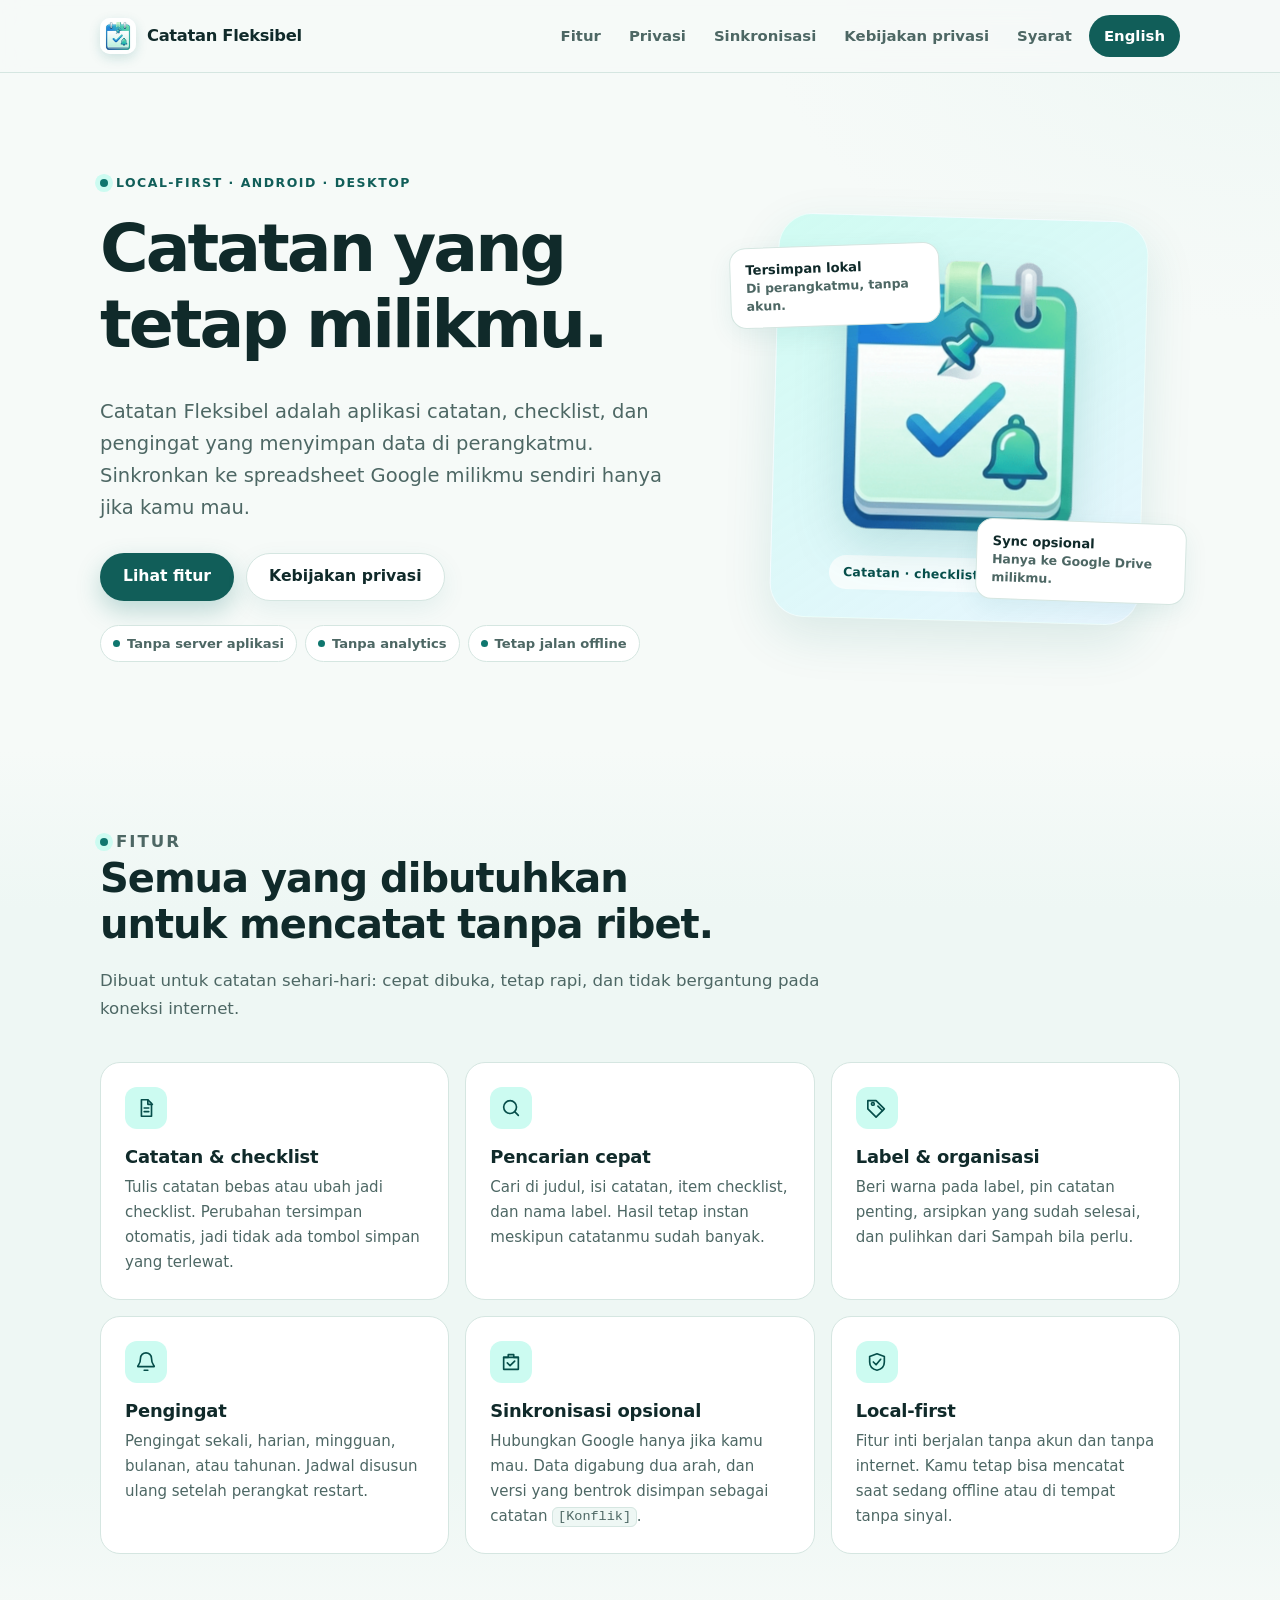
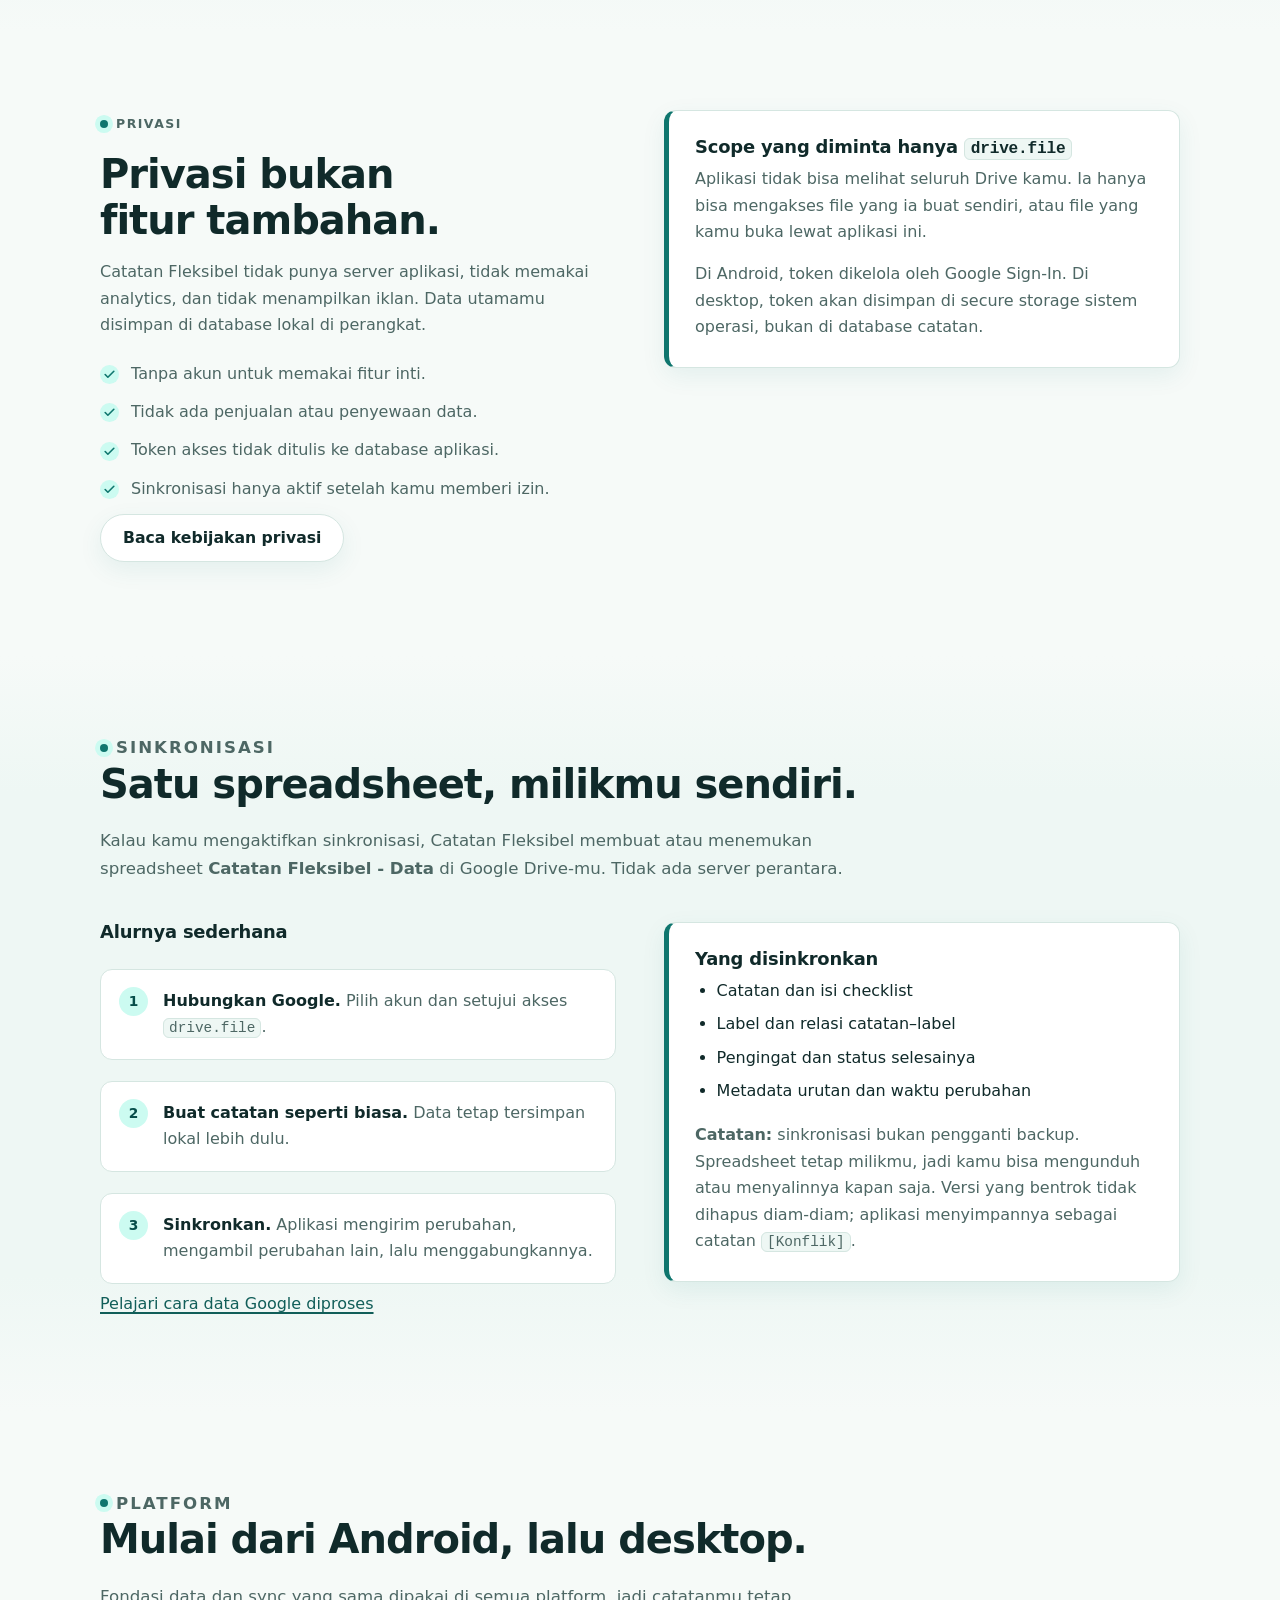
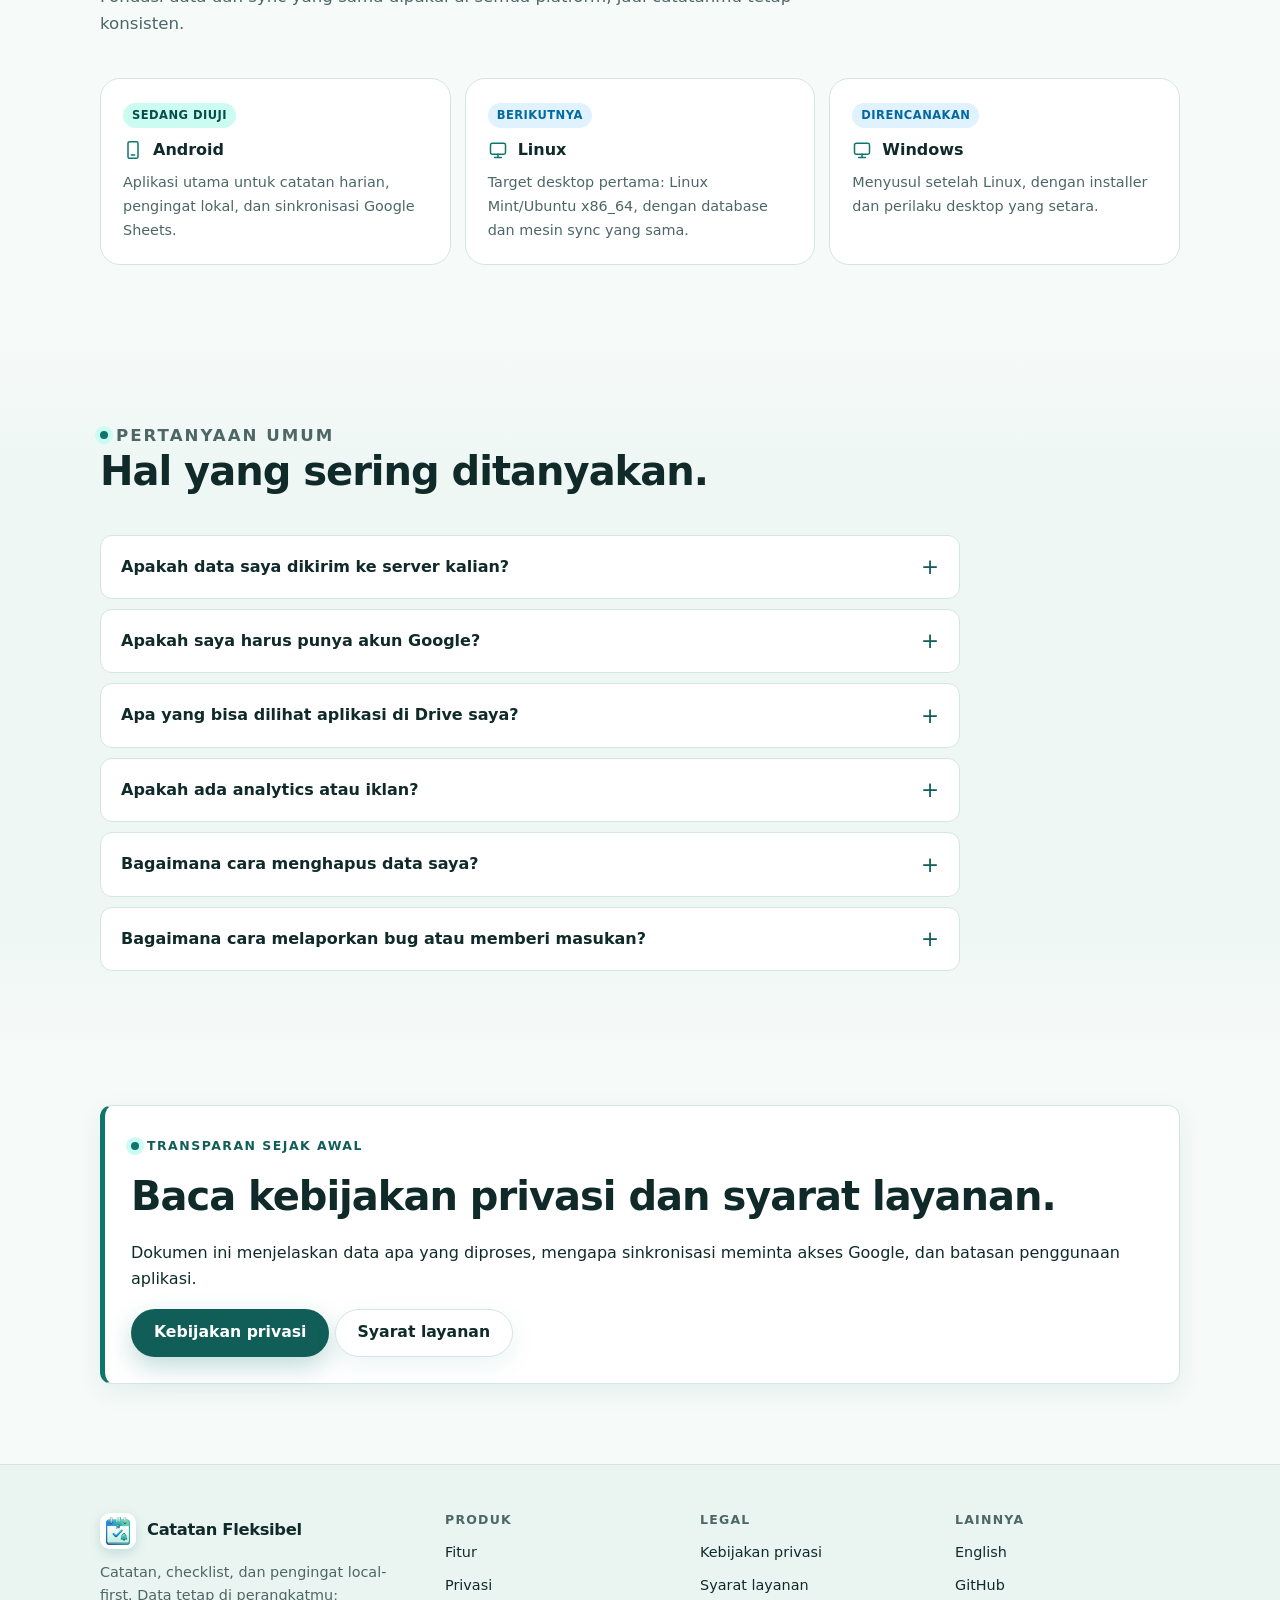
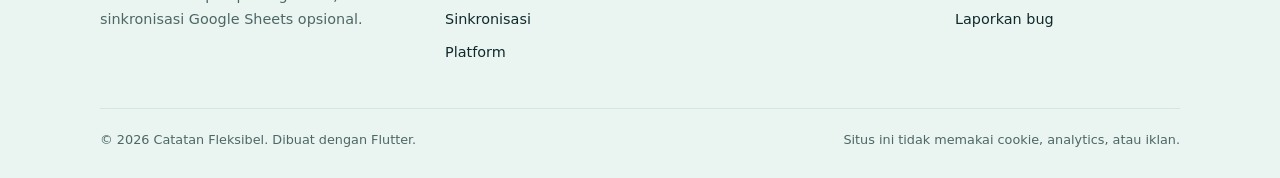
<file: index.html>
<!doctype html>
<html lang="id">
<head>
  <meta charset="utf-8">
  <meta name="viewport" content="width=device-width, initial-scale=1">
  <title>Catatan Fleksibel — Catatan &amp; pengingat local-first</title>
  <meta name="description" content="Catatan Fleksibel adalah aplikasi catatan, checklist, dan pengingat local-first. Data tetap di perangkatmu; sinkronisasi Google Sheets opsional dengan izin drive.file.">
  <link rel="canonical" href="https://rowzend.github.io/">
  <link rel="alternate" hreflang="id" href="https://rowzend.github.io/">
  <link rel="alternate" hreflang="en" href="https://rowzend.github.io/en/">
  <link rel="alternate" hreflang="x-default" href="https://rowzend.github.io/">
  <meta property="og:type" content="website">
  <meta property="og:site_name" content="Catatan Fleksibel">
  <meta property="og:title" content="Catatan Fleksibel — Catatan yang tetap milikmu">
  <meta property="og:description" content="Catatan, checklist, dan pengingat local-first. Sinkronisasi Google Sheets opsional hanya ke Drive milikmu sendiri.">
  <meta property="og:url" content="https://rowzend.github.io/">
  <meta property="og:image" content="https://rowzend.github.io/assets/og-image.png">
  <meta property="og:image:width" content="1200">
  <meta property="og:image:height" content="630">
  <meta property="og:locale" content="id_ID">
  <meta property="og:locale:alternate" content="en_US">
  <meta name="twitter:card" content="summary_large_image">
  <meta name="twitter:title" content="Catatan Fleksibel — Catatan yang tetap milikmu">
  <meta name="twitter:description" content="Catatan, checklist, dan pengingat local-first dengan sinkronisasi Google Sheets opsional.">
  <meta name="twitter:image" content="https://rowzend.github.io/assets/og-image.png">
  <meta name="theme-color" content="#0f766e" media="(prefers-color-scheme: light)">
  <meta name="theme-color" content="#081917" media="(prefers-color-scheme: dark)">
  <link rel="icon" href="/assets/favicon.png" type="image/png">
  <link rel="apple-touch-icon" href="/assets/apple-touch-icon.png">
  <link rel="stylesheet" href="/assets/style.css">
  <!-- Verifikasi Google Search Console -->
  <meta name="google-site-verification" content="pjV7CB26lQLoo-KLOUAb6l-WerjsDPLhxom8Rwg5xl4" />
</head>
<body>
  <a class="skip-link" href="#main">Lewati ke konten</a>

  <header class="site-header">
    <div class="wrap header-inner">
      <a class="brand" href="/" aria-label="Catatan Fleksibel — beranda">
        <img src="/assets/favicon.png" alt="" width="36" height="36">
        <span>Catatan Fleksibel</span>
      </a>
      <nav class="site-nav" aria-label="Navigasi utama">
        <a href="/#fitur">Fitur</a>
        <a href="/#privasi">Privasi</a>
        <a href="/#sinkronisasi">Sinkronisasi</a>
        <a href="/privacy/">Kebijakan privasi</a>
        <a href="/terms/">Syarat</a>
        <a class="nav-cta" href="/en/" lang="en" hreflang="en">English</a>
      </nav>
    </div>
  </header>

  <main id="main">
    <section class="hero wrap" aria-labelledby="hero-title">
      <div>
        <p class="eyebrow">Local-first · Android · Desktop</p>
        <h1 id="hero-title">Catatan yang tetap milikmu.</h1>
        <p class="lede">Catatan Fleksibel adalah aplikasi catatan, checklist, dan pengingat yang menyimpan data di perangkatmu. Sinkronkan ke spreadsheet Google milikmu sendiri hanya jika kamu mau.</p>
        <div class="actions">
          <a class="button button-primary" href="#fitur">Lihat fitur</a>
          <a class="button button-secondary" href="/privacy/">Kebijakan privasi</a>
        </div>
        <ul class="pill-row" aria-label="Prinsip aplikasi">
          <li class="pill">Tanpa server aplikasi</li>
          <li class="pill">Tanpa analytics</li>
          <li class="pill">Tetap jalan offline</li>
        </ul>
      </div>
      <div class="hero-art">
        <div class="logo-card">
          <img src="/assets/app-logo.png" width="250" height="288" alt="Logo Catatan Fleksibel: kalender dengan centang dan lonceng pengingat">
          <p class="logo-card-caption">Catatan · checklist · pengingat</p>
        </div>
        <div class="float-note float-note-a">
          <strong>Tersimpan lokal</strong>
          Di perangkatmu, tanpa akun.
        </div>
        <div class="float-note float-note-b">
          <strong>Sync opsional</strong>
          Hanya ke Google Drive milikmu.
        </div>
      </div>
    </section>

    <section class="section section-alt" id="fitur" aria-labelledby="fitur-title">
      <div class="wrap">
        <div class="section-head">
          <p class="eyebrow">Fitur</p>
          <h2 id="fitur-title">Semua yang dibutuhkan untuk mencatat tanpa ribet.</h2>
          <p>Dibuat untuk catatan sehari-hari: cepat dibuka, tetap rapi, dan tidak bergantung pada koneksi internet.</p>
        </div>
        <div class="feature-grid">
          <article class="feature">
            <div class="icon-badge" aria-hidden="true">
              <svg viewBox="0 0 24 24"><path d="M7 3h7l4 4v14H7z"/><path d="M14 3v5h5"/><path d="M10 12h5M10 16h5"/></svg>
            </div>
            <h3>Catatan &amp; checklist</h3>
            <p>Tulis catatan bebas atau ubah jadi checklist. Perubahan tersimpan otomatis, jadi tidak ada tombol simpan yang terlewat.</p>
          </article>
          <article class="feature">
            <div class="icon-badge" aria-hidden="true">
              <svg viewBox="0 0 24 24"><circle cx="11" cy="11" r="7"/><path d="m20 20-4-4"/></svg>
            </div>
            <h3>Pencarian cepat</h3>
            <p>Cari di judul, isi catatan, item checklist, dan nama label. Hasil tetap instan meskipun catatanmu sudah banyak.</p>
          </article>
          <article class="feature">
            <div class="icon-badge" aria-hidden="true">
              <svg viewBox="0 0 24 24"><path d="M20 13 11 22l-9-9V4h9z"/><circle cx="7.5" cy="7.5" r="1.5"/><path d="m13 10 5 5"/></svg>
            </div>
            <h3>Label &amp; organisasi</h3>
            <p>Beri warna pada label, pin catatan penting, arsipkan yang sudah selesai, dan pulihkan dari Sampah bila perlu.</p>
          </article>
          <article class="feature">
            <div class="icon-badge" aria-hidden="true">
              <svg viewBox="0 0 24 24"><path d="M18 8a6 6 0 0 0-12 0c0 7-3 7-3 9h18c0-2-3-2-3-9"/><path d="M10 21h4"/></svg>
            </div>
            <h3>Pengingat</h3>
            <p>Pengingat sekali, harian, mingguan, bulanan, atau tahunan. Jadwal disusun ulang setelah perangkat restart.</p>
          </article>
          <article class="feature">
            <div class="icon-badge" aria-hidden="true">
              <svg viewBox="0 0 24 24"><path d="M20 7h-5V4H9v3H4"/><path d="M4 7h16v13H4z"/><path d="m8 13 3 3 5-5"/></svg>
            </div>
            <h3>Sinkronisasi opsional</h3>
            <p>Hubungkan Google hanya jika kamu mau. Data digabung dua arah, dan versi yang bentrok disimpan sebagai catatan <code>[Konflik]</code>.</p>
          </article>
          <article class="feature">
            <div class="icon-badge" aria-hidden="true">
              <svg viewBox="0 0 24 24"><path d="M12 3 4 6v6c0 5 3.5 8 8 9 4.5-1 8-4 8-9V6z"/><path d="m8 12 3 3 5-6"/></svg>
            </div>
            <h3>Local-first</h3>
            <p>Fitur inti berjalan tanpa akun dan tanpa internet. Kamu tetap bisa mencatat saat sedang offline atau di tempat tanpa sinyal.</p>
          </article>
        </div>
      </div>
    </section>

    <section class="section" id="privasi" aria-labelledby="privasi-title">
      <div class="wrap split">
        <div>
          <p class="eyebrow">Privasi</p>
          <h2 id="privasi-title">Privasi bukan fitur tambahan.</h2>
          <p>Catatan Fleksibel tidak punya server aplikasi, tidak memakai analytics, dan tidak menampilkan iklan. Data utamamu disimpan di database lokal di perangkat.</p>
          <ul class="check-list">
            <li>Tanpa akun untuk memakai fitur inti.</li>
            <li>Tidak ada penjualan atau penyewaan data.</li>
            <li>Token akses tidak ditulis ke database aplikasi.</li>
            <li>Sinkronisasi hanya aktif setelah kamu memberi izin.</li>
          </ul>
          <p><a class="button button-secondary" href="/privacy/">Baca kebijakan privasi</a></p>
        </div>
        <aside class="callout">
          <h3>Scope yang diminta hanya <code>drive.file</code></h3>
          <p>Aplikasi tidak bisa melihat seluruh Drive kamu. Ia hanya bisa mengakses file yang ia buat sendiri, atau file yang kamu buka lewat aplikasi ini.</p>
          <p>Di Android, token dikelola oleh Google Sign-In. Di desktop, token akan disimpan di secure storage sistem operasi, bukan di database catatan.</p>
        </aside>
      </div>
    </section>

    <section class="section section-alt" id="sinkronisasi" aria-labelledby="sinkronisasi-title">
      <div class="wrap">
        <div class="section-head">
          <p class="eyebrow">Sinkronisasi</p>
          <h2 id="sinkronisasi-title">Satu spreadsheet, milikmu sendiri.</h2>
          <p>Kalau kamu mengaktifkan sinkronisasi, Catatan Fleksibel membuat atau menemukan spreadsheet <strong>Catatan Fleksibel - Data</strong> di Google Drive-mu. Tidak ada server perantara.</p>
        </div>
        <div class="split">
          <div>
            <h3>Alurnya sederhana</h3>
            <ol class="steps">
              <li><strong>Hubungkan Google.</strong> Pilih akun dan setujui akses <code>drive.file</code>.</li>
              <li><strong>Buat catatan seperti biasa.</strong> Data tetap tersimpan lokal lebih dulu.</li>
              <li><strong>Sinkronkan.</strong> Aplikasi mengirim perubahan, mengambil perubahan lain, lalu menggabungkannya.</li>
            </ol>
            <p><a href="/privacy/#google">Pelajari cara data Google diproses</a></p>
          </div>
          <div class="callout">
            <h3>Yang disinkronkan</h3>
            <ul>
              <li>Catatan dan isi checklist</li>
              <li>Label dan relasi catatan–label</li>
              <li>Pengingat dan status selesainya</li>
              <li>Metadata urutan dan waktu perubahan</li>
            </ul>
            <p class="note"><strong>Catatan:</strong> sinkronisasi bukan pengganti backup. Spreadsheet tetap milikmu, jadi kamu bisa mengunduh atau menyalinnya kapan saja. Versi yang bentrok tidak dihapus diam-diam; aplikasi menyimpannya sebagai catatan <code>[Konflik]</code>.</p>
          </div>
        </div>
      </div>
    </section>

    <section class="section" aria-labelledby="platform-title">
      <div class="wrap">
        <div class="section-head">
          <p class="eyebrow">Platform</p>
          <h2 id="platform-title">Mulai dari Android, lalu desktop.</h2>
          <p>Fondasi data dan sync yang sama dipakai di semua platform, jadi catatanmu tetap konsisten.</p>
        </div>
        <div class="platform-grid">
          <article class="platform">
            <span class="status">Sedang diuji</span>
            <div class="platform-name">
              <svg viewBox="0 0 24 24" aria-hidden="true"><rect x="6" y="2" width="12" height="20" rx="2"/><path d="M10 18h4"/></svg>
              Android
            </div>
            <p>Aplikasi utama untuk catatan harian, pengingat lokal, dan sinkronisasi Google Sheets.</p>
          </article>
          <article class="platform">
            <span class="status status-next">Berikutnya</span>
            <div class="platform-name">
              <svg viewBox="0 0 24 24" aria-hidden="true"><rect x="3" y="4" width="18" height="13" rx="2"/><path d="M8 21h8M12 17v4"/></svg>
              Linux
            </div>
            <p>Target desktop pertama: Linux Mint/Ubuntu x86_64, dengan database dan mesin sync yang sama.</p>
          </article>
          <article class="platform">
            <span class="status status-next">Direncanakan</span>
            <div class="platform-name">
              <svg viewBox="0 0 24 24" aria-hidden="true"><rect x="3" y="4" width="18" height="13" rx="2"/><path d="M8 21h8M12 17v4"/></svg>
              Windows
            </div>
            <p>Menyusul setelah Linux, dengan installer dan perilaku desktop yang setara.</p>
          </article>
        </div>
      </div>
    </section>

    <section class="section section-alt" aria-labelledby="faq-title">
      <div class="wrap">
        <div class="section-head">
          <p class="eyebrow">Pertanyaan umum</p>
          <h2 id="faq-title">Hal yang sering ditanyakan.</h2>
        </div>
        <div class="faq">
          <details>
            <summary>Apakah data saya dikirim ke server kalian?</summary>
            <p>Tidak. Catatan Fleksibel tidak mengoperasikan server aplikasi. Data disimpan di perangkatmu. Jika kamu mengaktifkan sinkronisasi, data disalin ke spreadsheet Google Drive milikmu sendiri melalui Google API.</p>
          </details>
          <details>
            <summary>Apakah saya harus punya akun Google?</summary>
            <p>Tidak, untuk fitur inti. Akun Google hanya diperlukan jika kamu ingin memakai sinkronisasi ke Google Sheets.</p>
          </details>
          <details>
            <summary>Apa yang bisa dilihat aplikasi di Drive saya?</summary>
            <p>Aplikasi meminta scope <code>drive.file</code>, jadi hanya bisa mengakses file yang ia buat sendiri atau file yang kamu buka lewat aplikasi ini. Aplikasi tidak bisa membaca seluruh isi Drive.</p>
          </details>
          <details>
            <summary>Apakah ada analytics atau iklan?</summary>
            <p>Tidak ada analytics penggunaan, tidak ada iklan, dan tidak ada penjualan data. Situs ini juga tidak memakai cookie atau script pelacak.</p>
          </details>
          <details>
            <summary>Bagaimana cara menghapus data saya?</summary>
            <p>Hapus catatan dari aplikasi, kosongkan Sampah, lalu putuskan akun Google bila kamu memakai sinkronisasi. Spreadsheet di Drive tetap ada sampai kamu menghapusnya sendiri. Menghapus data aplikasi atau melakukan uninstall juga menghapus database lokal.</p>
          </details>
          <details>
            <summary>Bagaimana cara melaporkan bug atau memberi masukan?</summary>
            <p>Buka <a href="https://github.com/rowzend/rowzend.github.io/issues" rel="noopener noreferrer">GitHub Issues</a>. Jangan menyertakan isi catatan pribadi, token, atau alamat email di issue publik.</p>
          </details>
        </div>
      </div>
    </section>

    <section class="section-tight" aria-labelledby="cta-title">
      <div class="wrap">
        <div class="callout">
          <p class="eyebrow">Transparan sejak awal</p>
          <h2 id="cta-title">Baca kebijakan privasi dan syarat layanan.</h2>
          <p>Dokumen ini menjelaskan data apa yang diproses, mengapa sinkronisasi meminta akses Google, dan batasan penggunaan aplikasi.</p>
          <div class="actions">
            <a class="button button-primary" href="/privacy/">Kebijakan privasi</a>
            <a class="button button-secondary" href="/terms/">Syarat layanan</a>
          </div>
        </div>
      </div>
    </section>
  </main>

  <footer class="site-footer">
    <div class="wrap">
      <div class="footer-grid">
        <div class="footer-brand">
          <a class="brand" href="/" aria-label="Catatan Fleksibel — beranda">
            <img src="/assets/favicon.png" alt="" width="36" height="36">
            <span>Catatan Fleksibel</span>
          </a>
          <p>Catatan, checklist, dan pengingat local-first. Data tetap di perangkatmu; sinkronisasi Google Sheets opsional.</p>
        </div>
        <div class="footer-col">
          <h2>Produk</h2>
          <ul>
            <li><a href="/#fitur">Fitur</a></li>
            <li><a href="/#privasi">Privasi</a></li>
            <li><a href="/#sinkronisasi">Sinkronisasi</a></li>
            <li><a href="/#platform-title">Platform</a></li>
          </ul>
        </div>
        <div class="footer-col">
          <h2>Legal</h2>
          <ul>
            <li><a href="/privacy/">Kebijakan privasi</a></li>
            <li><a href="/terms/">Syarat layanan</a></li>
          </ul>
        </div>
        <div class="footer-col">
          <h2>Lainnya</h2>
          <ul>
            <li><a href="/en/" lang="en" hreflang="en">English</a></li>
            <li><a href="https://github.com/rowzend/rowzend.github.io" rel="noopener noreferrer">GitHub</a></li>
            <li><a href="https://github.com/rowzend/rowzend.github.io/issues" rel="noopener noreferrer">Laporkan bug</a></li>
          </ul>
        </div>
      </div>
      <div class="footer-bottom">
        <p>© 2026 Catatan Fleksibel. Dibuat dengan Flutter.</p>
        <p>Situs ini tidak memakai cookie, analytics, atau iklan.</p>
      </div>
    </div>
  </footer>
</body>
</html>
</file>
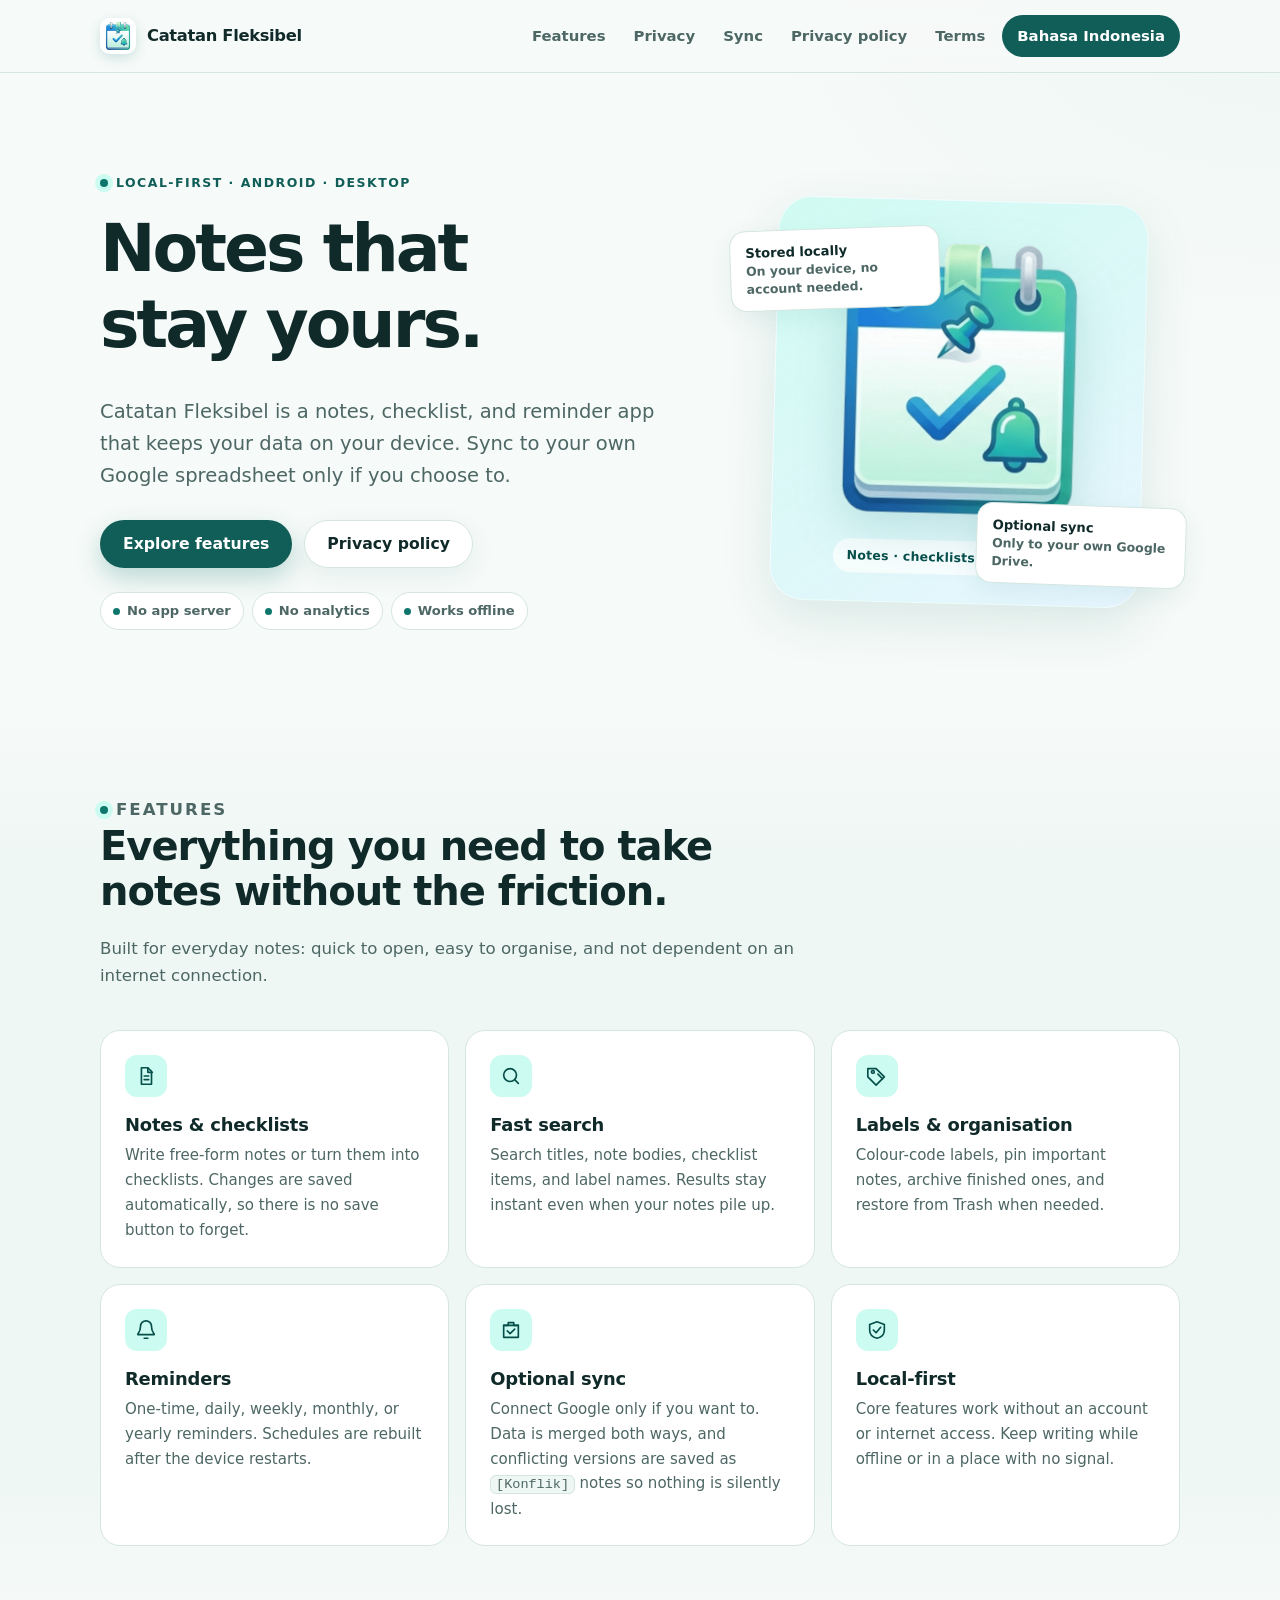
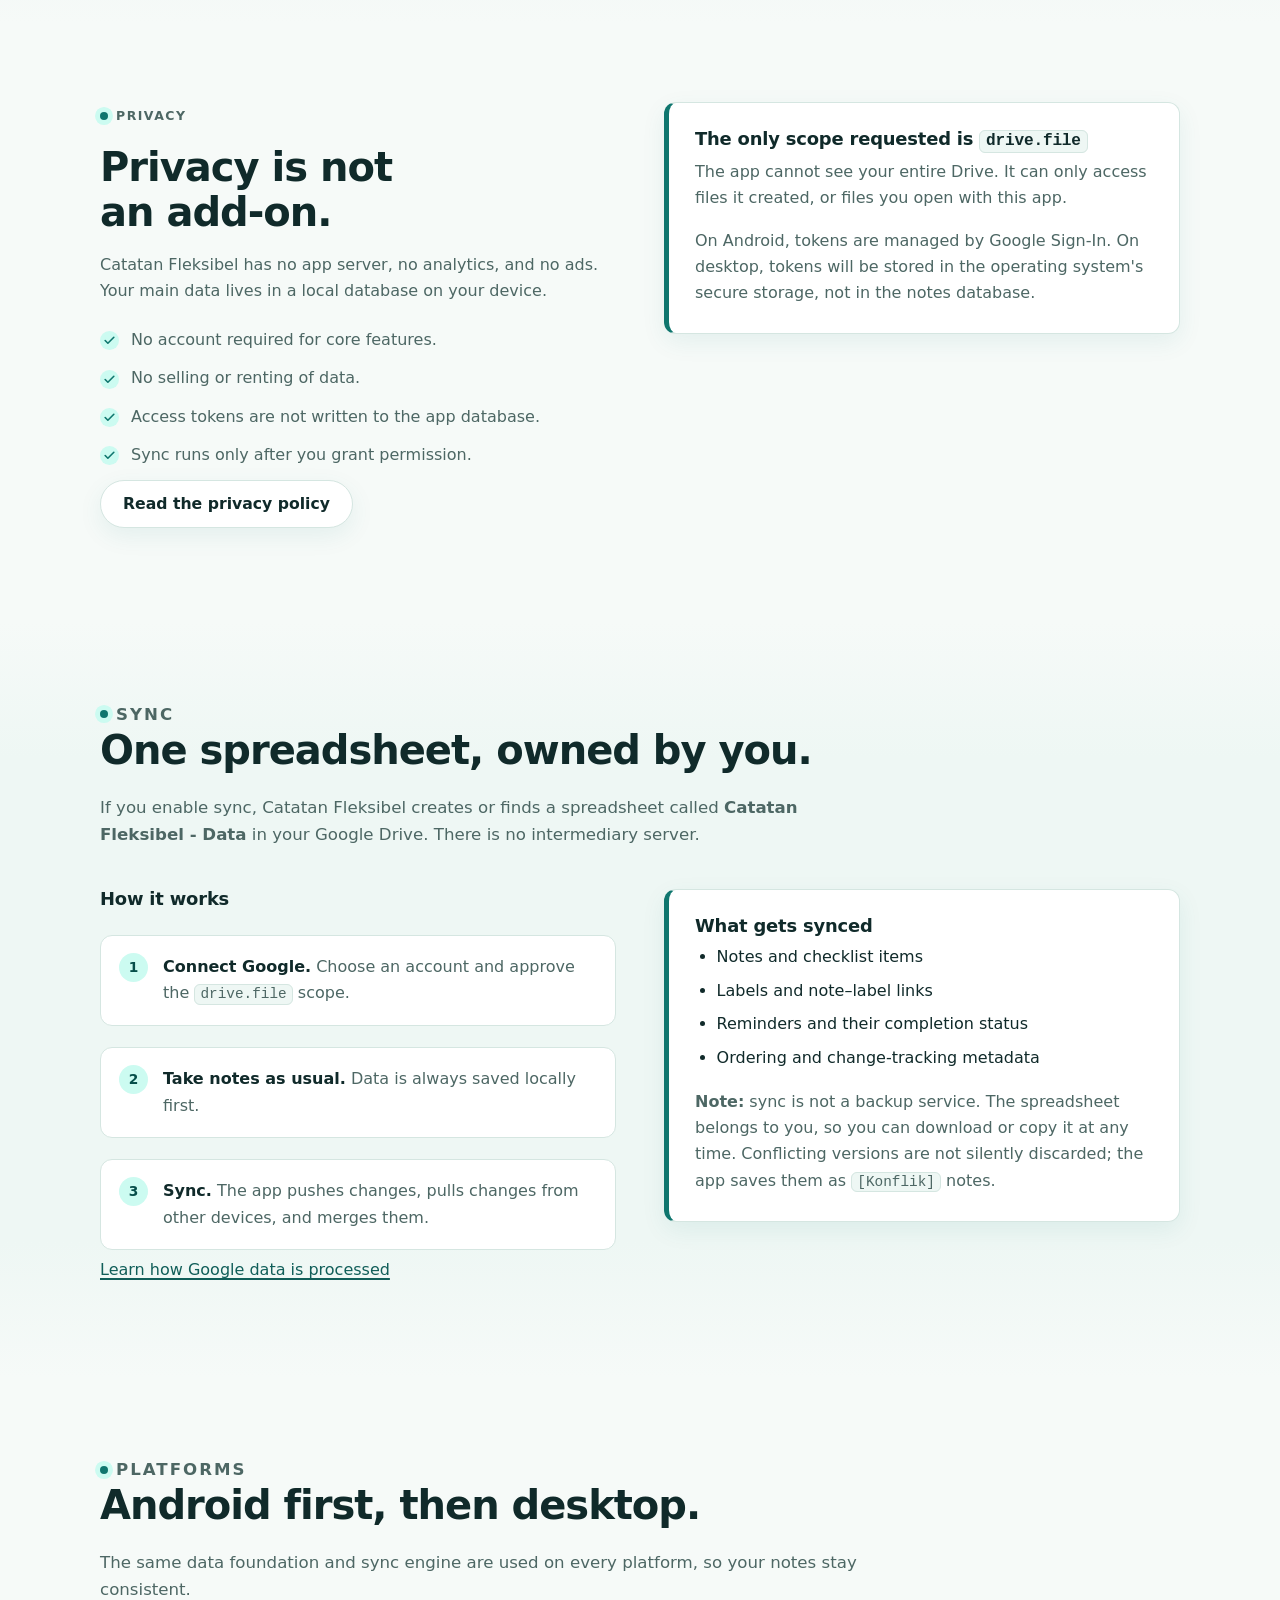
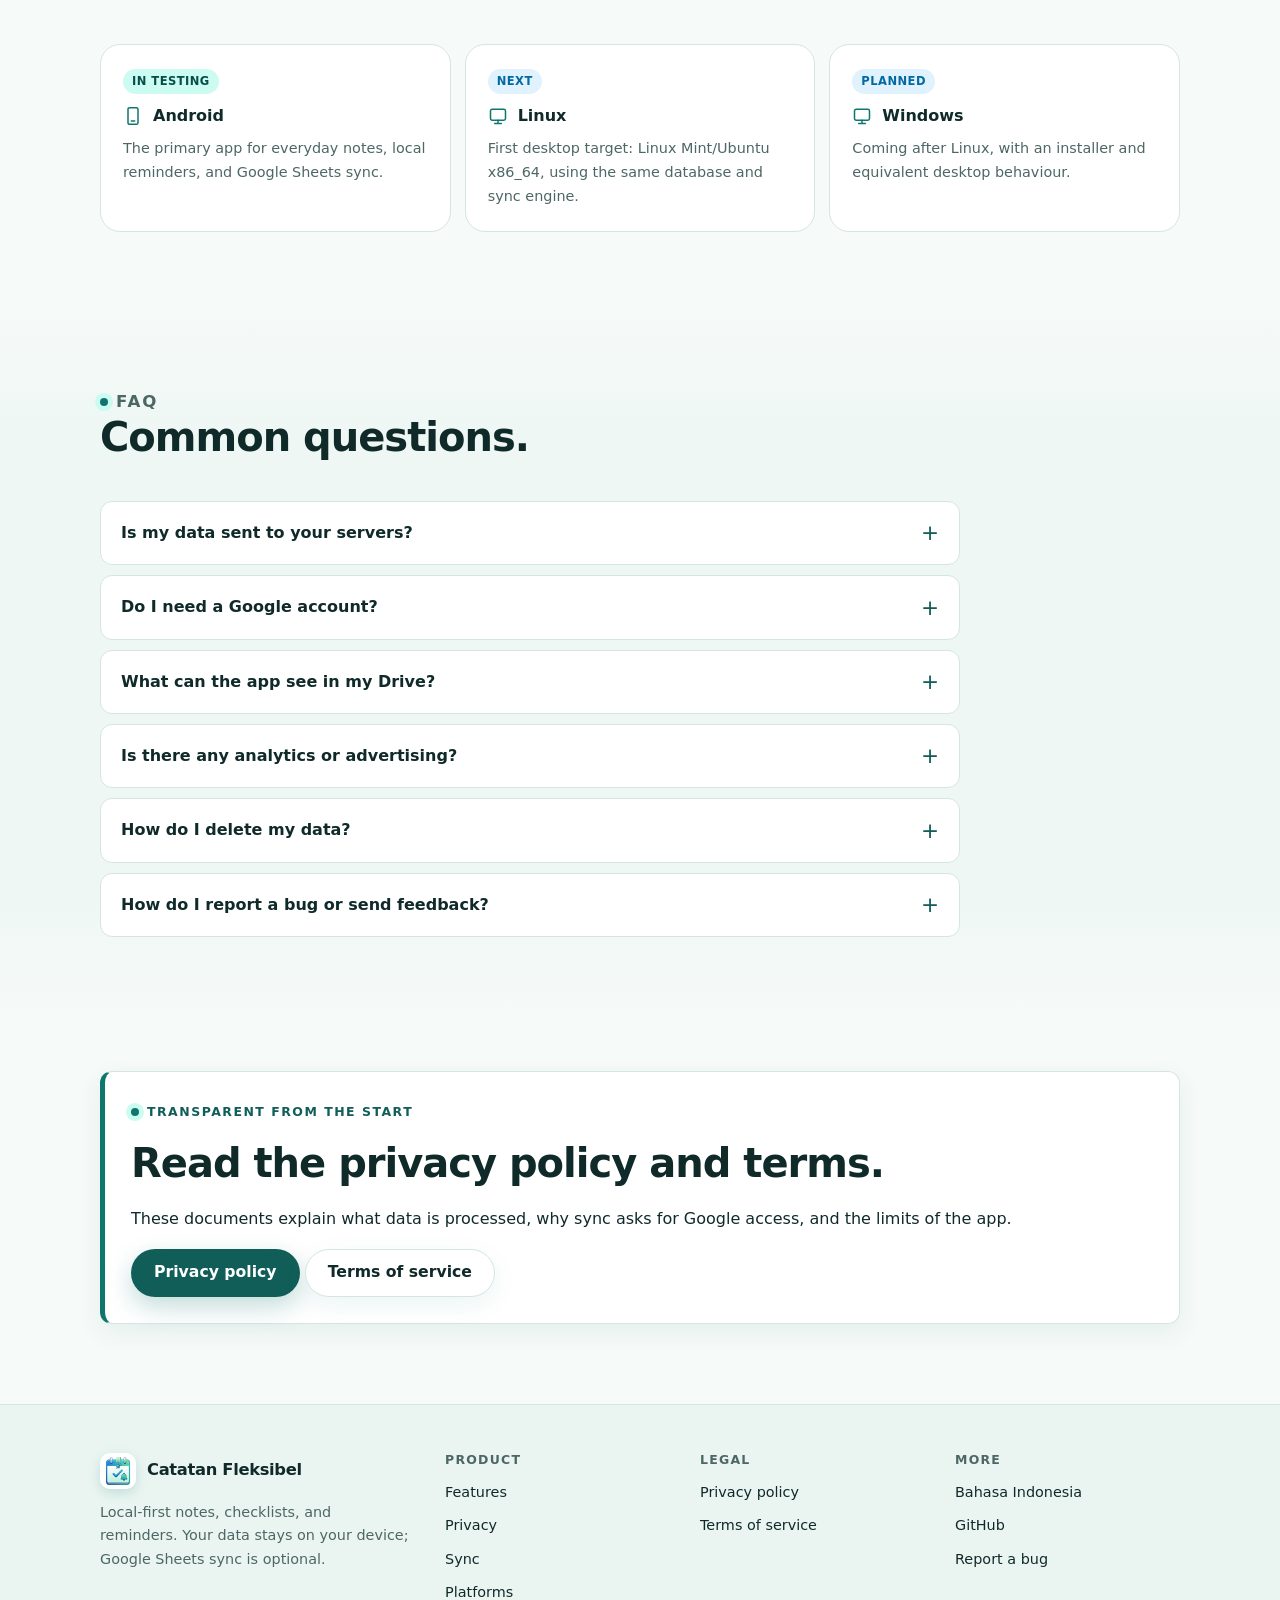
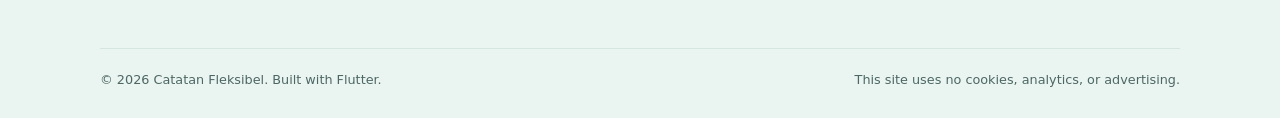
<file: en/index.html>
<!doctype html>
<html lang="en">
<head>
  <meta charset="utf-8">
  <meta name="viewport" content="width=device-width, initial-scale=1">
  <title>Catatan Fleksibel — Local-first notes &amp; reminders</title>
  <meta name="description" content="Catatan Fleksibel is a local-first notes, checklist, and reminder app. Your data stays on your device; optional Google Sheets sync uses only the drive.file scope.">
  <link rel="canonical" href="https://rowzend.github.io/en/">
  <link rel="alternate" hreflang="id" href="https://rowzend.github.io/">
  <link rel="alternate" hreflang="en" href="https://rowzend.github.io/en/">
  <link rel="alternate" hreflang="x-default" href="https://rowzend.github.io/">
  <meta property="og:type" content="website">
  <meta property="og:site_name" content="Catatan Fleksibel">
  <meta property="og:title" content="Catatan Fleksibel — Notes that stay yours">
  <meta property="og:description" content="Local-first notes, checklists, and reminders with optional Google Sheets sync to your own Drive.">
  <meta property="og:url" content="https://rowzend.github.io/en/">
  <meta property="og:image" content="https://rowzend.github.io/assets/og-image-en.png">
  <meta property="og:image:width" content="1200">
  <meta property="og:image:height" content="630">
  <meta property="og:locale" content="en_US">
  <meta property="og:locale:alternate" content="id_ID">
  <meta name="twitter:card" content="summary_large_image">
  <meta name="twitter:title" content="Catatan Fleksibel — Notes that stay yours">
  <meta name="twitter:description" content="Local-first notes, checklists, and reminders with optional Google Sheets sync.">
  <meta name="twitter:image" content="https://rowzend.github.io/assets/og-image-en.png">
  <meta name="theme-color" content="#0f766e" media="(prefers-color-scheme: light)">
  <meta name="theme-color" content="#081917" media="(prefers-color-scheme: dark)">
  <link rel="icon" href="/assets/favicon.png" type="image/png">
  <link rel="apple-touch-icon" href="/assets/apple-touch-icon.png">
  <link rel="stylesheet" href="/assets/style.css">
</head>
<body>
  <a class="skip-link" href="#main">Skip to content</a>

  <header class="site-header">
    <div class="wrap header-inner">
      <a class="brand" href="/en/" aria-label="Catatan Fleksibel — home">
        <img src="/assets/favicon.png" alt="" width="36" height="36">
        <span>Catatan Fleksibel</span>
      </a>
      <nav class="site-nav" aria-label="Main navigation">
        <a href="/en/#features">Features</a>
        <a href="/en/#privacy">Privacy</a>
        <a href="/en/#sync">Sync</a>
        <a href="/en/privacy/">Privacy policy</a>
        <a href="/en/terms/">Terms</a>
        <a class="nav-cta" href="/" lang="id" hreflang="id">Bahasa Indonesia</a>
      </nav>
    </div>
  </header>

  <main id="main">
    <section class="hero wrap" aria-labelledby="hero-title">
      <div>
        <p class="eyebrow">Local-first · Android · Desktop</p>
        <h1 id="hero-title">Notes that stay yours.</h1>
        <p class="lede">Catatan Fleksibel is a notes, checklist, and reminder app that keeps your data on your device. Sync to your own Google spreadsheet only if you choose to.</p>
        <div class="actions">
          <a class="button button-primary" href="#features">Explore features</a>
          <a class="button button-secondary" href="/en/privacy/">Privacy policy</a>
        </div>
        <ul class="pill-row" aria-label="Product principles">
          <li class="pill">No app server</li>
          <li class="pill">No analytics</li>
          <li class="pill">Works offline</li>
        </ul>
      </div>
      <div class="hero-art">
        <div class="logo-card">
          <img src="/assets/app-logo.png" width="250" height="288" alt="Catatan Fleksibel logo: a calendar with a check mark and a reminder bell">
          <p class="logo-card-caption">Notes · checklists · reminders</p>
        </div>
        <div class="float-note float-note-a">
          <strong>Stored locally</strong>
          On your device, no account needed.
        </div>
        <div class="float-note float-note-b">
          <strong>Optional sync</strong>
          Only to your own Google Drive.
        </div>
      </div>
    </section>

    <section class="section section-alt" id="features" aria-labelledby="features-title">
      <div class="wrap">
        <div class="section-head">
          <p class="eyebrow">Features</p>
          <h2 id="features-title">Everything you need to take notes without the friction.</h2>
          <p>Built for everyday notes: quick to open, easy to organise, and not dependent on an internet connection.</p>
        </div>
        <div class="feature-grid">
          <article class="feature">
            <div class="icon-badge" aria-hidden="true">
              <svg viewBox="0 0 24 24"><path d="M7 3h7l4 4v14H7z"/><path d="M14 3v5h5"/><path d="M10 12h5M10 16h5"/></svg>
            </div>
            <h3>Notes &amp; checklists</h3>
            <p>Write free-form notes or turn them into checklists. Changes are saved automatically, so there is no save button to forget.</p>
          </article>
          <article class="feature">
            <div class="icon-badge" aria-hidden="true">
              <svg viewBox="0 0 24 24"><circle cx="11" cy="11" r="7"/><path d="m20 20-4-4"/></svg>
            </div>
            <h3>Fast search</h3>
            <p>Search titles, note bodies, checklist items, and label names. Results stay instant even when your notes pile up.</p>
          </article>
          <article class="feature">
            <div class="icon-badge" aria-hidden="true">
              <svg viewBox="0 0 24 24"><path d="M20 13 11 22l-9-9V4h9z"/><circle cx="7.5" cy="7.5" r="1.5"/><path d="m13 10 5 5"/></svg>
            </div>
            <h3>Labels &amp; organisation</h3>
            <p>Colour-code labels, pin important notes, archive finished ones, and restore from Trash when needed.</p>
          </article>
          <article class="feature">
            <div class="icon-badge" aria-hidden="true">
              <svg viewBox="0 0 24 24"><path d="M18 8a6 6 0 0 0-12 0c0 7-3 7-3 9h18c0-2-3-2-3-9"/><path d="M10 21h4"/></svg>
            </div>
            <h3>Reminders</h3>
            <p>One-time, daily, weekly, monthly, or yearly reminders. Schedules are rebuilt after the device restarts.</p>
          </article>
          <article class="feature">
            <div class="icon-badge" aria-hidden="true">
              <svg viewBox="0 0 24 24"><path d="M20 7h-5V4H9v3H4"/><path d="M4 7h16v13H4z"/><path d="m8 13 3 3 5-5"/></svg>
            </div>
            <h3>Optional sync</h3>
            <p>Connect Google only if you want to. Data is merged both ways, and conflicting versions are saved as <code>[Konflik]</code> notes so nothing is silently lost.</p>
          </article>
          <article class="feature">
            <div class="icon-badge" aria-hidden="true">
              <svg viewBox="0 0 24 24"><path d="M12 3 4 6v6c0 5 3.5 8 8 9 4.5-1 8-4 8-9V6z"/><path d="m8 12 3 3 5-6"/></svg>
            </div>
            <h3>Local-first</h3>
            <p>Core features work without an account or internet access. Keep writing while offline or in a place with no signal.</p>
          </article>
        </div>
      </div>
    </section>

    <section class="section" id="privacy" aria-labelledby="privacy-title">
      <div class="wrap split">
        <div>
          <p class="eyebrow">Privacy</p>
          <h2 id="privacy-title">Privacy is not an add-on.</h2>
          <p>Catatan Fleksibel has no app server, no analytics, and no ads. Your main data lives in a local database on your device.</p>
          <ul class="check-list">
            <li>No account required for core features.</li>
            <li>No selling or renting of data.</li>
            <li>Access tokens are not written to the app database.</li>
            <li>Sync runs only after you grant permission.</li>
          </ul>
          <p><a class="button button-secondary" href="/en/privacy/">Read the privacy policy</a></p>
        </div>
        <aside class="callout">
          <h3>The only scope requested is <code>drive.file</code></h3>
          <p>The app cannot see your entire Drive. It can only access files it created, or files you open with this app.</p>
          <p>On Android, tokens are managed by Google Sign-In. On desktop, tokens will be stored in the operating system's secure storage, not in the notes database.</p>
        </aside>
      </div>
    </section>

    <section class="section section-alt" id="sync" aria-labelledby="sync-title">
      <div class="wrap">
        <div class="section-head">
          <p class="eyebrow">Sync</p>
          <h2 id="sync-title">One spreadsheet, owned by you.</h2>
          <p>If you enable sync, Catatan Fleksibel creates or finds a spreadsheet called <strong>Catatan Fleksibel - Data</strong> in your Google Drive. There is no intermediary server.</p>
        </div>
        <div class="split">
          <div>
            <h3>How it works</h3>
            <ol class="steps">
              <li><strong>Connect Google.</strong> Choose an account and approve the <code>drive.file</code> scope.</li>
              <li><strong>Take notes as usual.</strong> Data is always saved locally first.</li>
              <li><strong>Sync.</strong> The app pushes changes, pulls changes from other devices, and merges them.</li>
            </ol>
            <p><a href="/en/privacy/#google">Learn how Google data is processed</a></p>
          </div>
          <div class="callout">
            <h3>What gets synced</h3>
            <ul>
              <li>Notes and checklist items</li>
              <li>Labels and note–label links</li>
              <li>Reminders and their completion status</li>
              <li>Ordering and change-tracking metadata</li>
            </ul>
            <p class="note"><strong>Note:</strong> sync is not a backup service. The spreadsheet belongs to you, so you can download or copy it at any time. Conflicting versions are not silently discarded; the app saves them as <code>[Konflik]</code> notes.</p>
          </div>
        </div>
      </div>
    </section>

    <section class="section" aria-labelledby="platform-title">
      <div class="wrap">
        <div class="section-head">
          <p class="eyebrow">Platforms</p>
          <h2 id="platform-title">Android first, then desktop.</h2>
          <p>The same data foundation and sync engine are used on every platform, so your notes stay consistent.</p>
        </div>
        <div class="platform-grid">
          <article class="platform">
            <span class="status">In testing</span>
            <div class="platform-name">
              <svg viewBox="0 0 24 24" aria-hidden="true"><rect x="6" y="2" width="12" height="20" rx="2"/><path d="M10 18h4"/></svg>
              Android
            </div>
            <p>The primary app for everyday notes, local reminders, and Google Sheets sync.</p>
          </article>
          <article class="platform">
            <span class="status status-next">Next</span>
            <div class="platform-name">
              <svg viewBox="0 0 24 24" aria-hidden="true"><rect x="3" y="4" width="18" height="13" rx="2"/><path d="M8 21h8M12 17v4"/></svg>
              Linux
            </div>
            <p>First desktop target: Linux Mint/Ubuntu x86_64, using the same database and sync engine.</p>
          </article>
          <article class="platform">
            <span class="status status-next">Planned</span>
            <div class="platform-name">
              <svg viewBox="0 0 24 24" aria-hidden="true"><rect x="3" y="4" width="18" height="13" rx="2"/><path d="M8 21h8M12 17v4"/></svg>
              Windows
            </div>
            <p>Coming after Linux, with an installer and equivalent desktop behaviour.</p>
          </article>
        </div>
      </div>
    </section>

    <section class="section section-alt" aria-labelledby="faq-title">
      <div class="wrap">
        <div class="section-head">
          <p class="eyebrow">FAQ</p>
          <h2 id="faq-title">Common questions.</h2>
        </div>
        <div class="faq">
          <details>
            <summary>Is my data sent to your servers?</summary>
            <p>No. Catatan Fleksibel does not operate an app server. Your data is stored on your device. If you enable sync, data is copied to your own Google Drive spreadsheet through the Google API.</p>
          </details>
          <details>
            <summary>Do I need a Google account?</summary>
            <p>No, not for the core features. A Google account is only needed if you want to use Google Sheets sync.</p>
          </details>
          <details>
            <summary>What can the app see in my Drive?</summary>
            <p>The app requests the <code>drive.file</code> scope, so it can only access files it created or files you open with the app. It cannot read your entire Drive.</p>
          </details>
          <details>
            <summary>Is there any analytics or advertising?</summary>
            <p>There is no usage analytics, no advertising, and no selling of data. This website also uses no cookies or tracking scripts.</p>
          </details>
          <details>
            <summary>How do I delete my data?</summary>
            <p>Delete notes in the app, empty Trash, and disconnect your Google account if you use sync. The spreadsheet remains in Drive until you delete it yourself. Clearing app data or uninstalling the app also removes the local database.</p>
          </details>
          <details>
            <summary>How do I report a bug or send feedback?</summary>
            <p>Open <a href="https://github.com/rowzend/rowzend.github.io/issues" rel="noopener noreferrer">GitHub Issues</a>. Please do not include private note content, tokens, or email addresses in a public issue.</p>
          </details>
        </div>
      </div>
    </section>

    <section class="section-tight" aria-labelledby="cta-title">
      <div class="wrap">
        <div class="callout">
          <p class="eyebrow">Transparent from the start</p>
          <h2 id="cta-title">Read the privacy policy and terms.</h2>
          <p>These documents explain what data is processed, why sync asks for Google access, and the limits of the app.</p>
          <div class="actions">
            <a class="button button-primary" href="/en/privacy/">Privacy policy</a>
            <a class="button button-secondary" href="/en/terms/">Terms of service</a>
          </div>
        </div>
      </div>
    </section>
  </main>

  <footer class="site-footer">
    <div class="wrap">
      <div class="footer-grid">
        <div class="footer-brand">
          <a class="brand" href="/en/" aria-label="Catatan Fleksibel — home">
            <img src="/assets/favicon.png" alt="" width="36" height="36">
            <span>Catatan Fleksibel</span>
          </a>
          <p>Local-first notes, checklists, and reminders. Your data stays on your device; Google Sheets sync is optional.</p>
        </div>
        <div class="footer-col">
          <h2>Product</h2>
          <ul>
            <li><a href="/en/#features">Features</a></li>
            <li><a href="/en/#privacy">Privacy</a></li>
            <li><a href="/en/#sync">Sync</a></li>
            <li><a href="/en/#platform-title">Platforms</a></li>
          </ul>
        </div>
        <div class="footer-col">
          <h2>Legal</h2>
          <ul>
            <li><a href="/en/privacy/">Privacy policy</a></li>
            <li><a href="/en/terms/">Terms of service</a></li>
          </ul>
        </div>
        <div class="footer-col">
          <h2>More</h2>
          <ul>
            <li><a href="/" lang="id" hreflang="id">Bahasa Indonesia</a></li>
            <li><a href="https://github.com/rowzend/rowzend.github.io" rel="noopener noreferrer">GitHub</a></li>
            <li><a href="https://github.com/rowzend/rowzend.github.io/issues" rel="noopener noreferrer">Report a bug</a></li>
          </ul>
        </div>
      </div>
      <div class="footer-bottom">
        <p>© 2026 Catatan Fleksibel. Built with Flutter.</p>
        <p>This site uses no cookies, analytics, or advertising.</p>
      </div>
    </div>
  </footer>
</body>
</html>
</file>
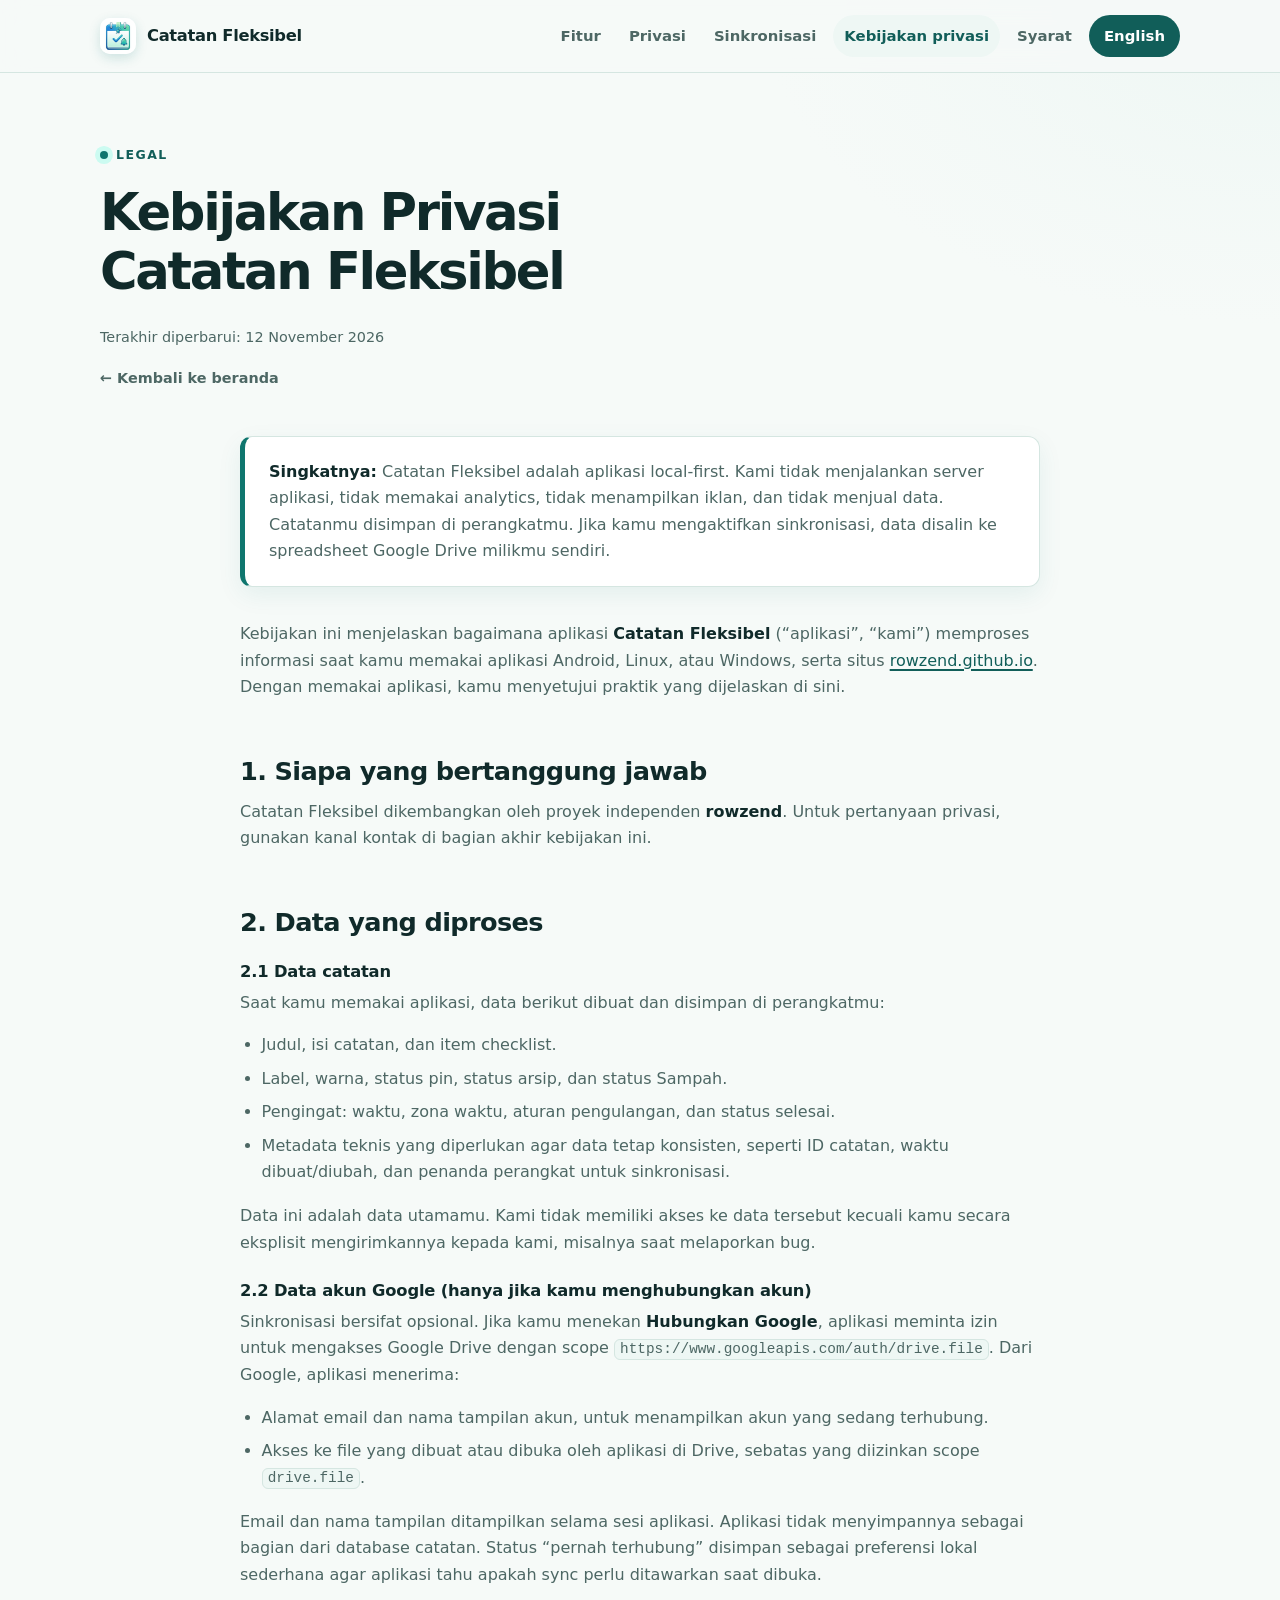
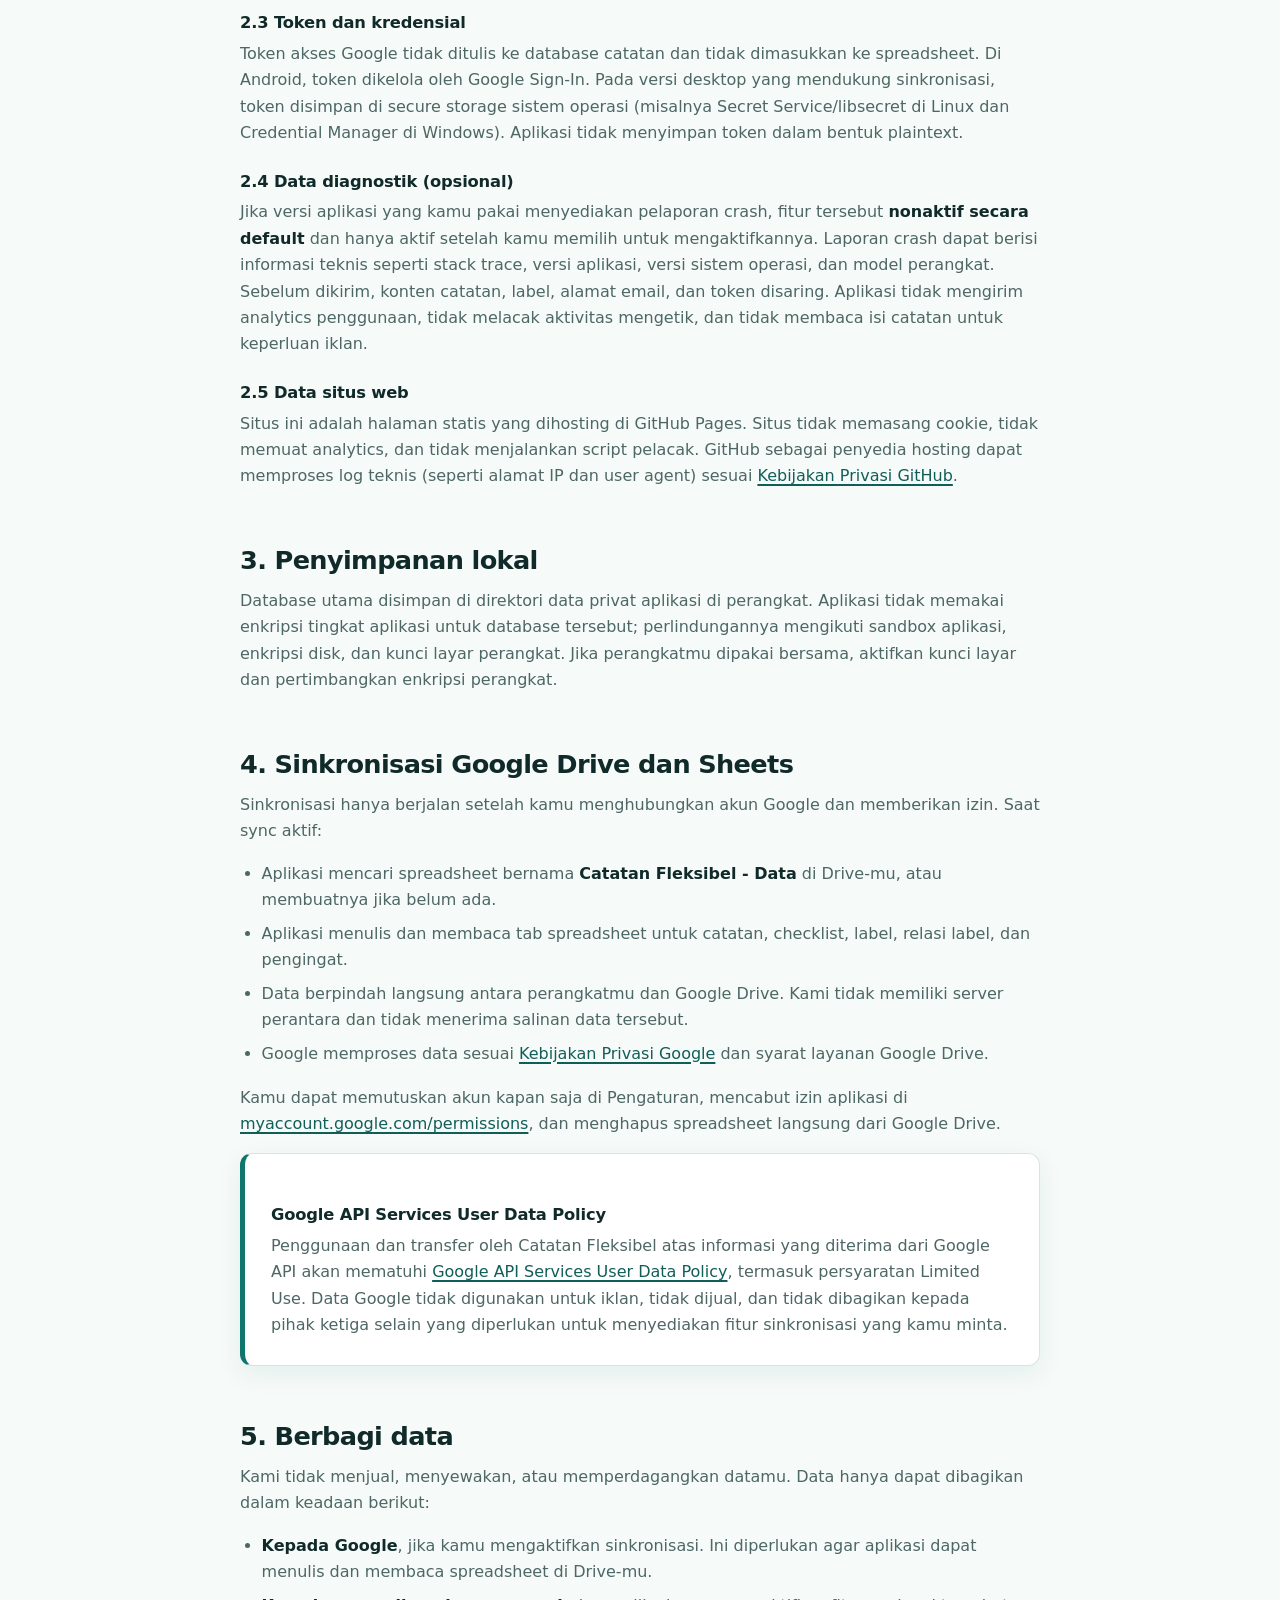
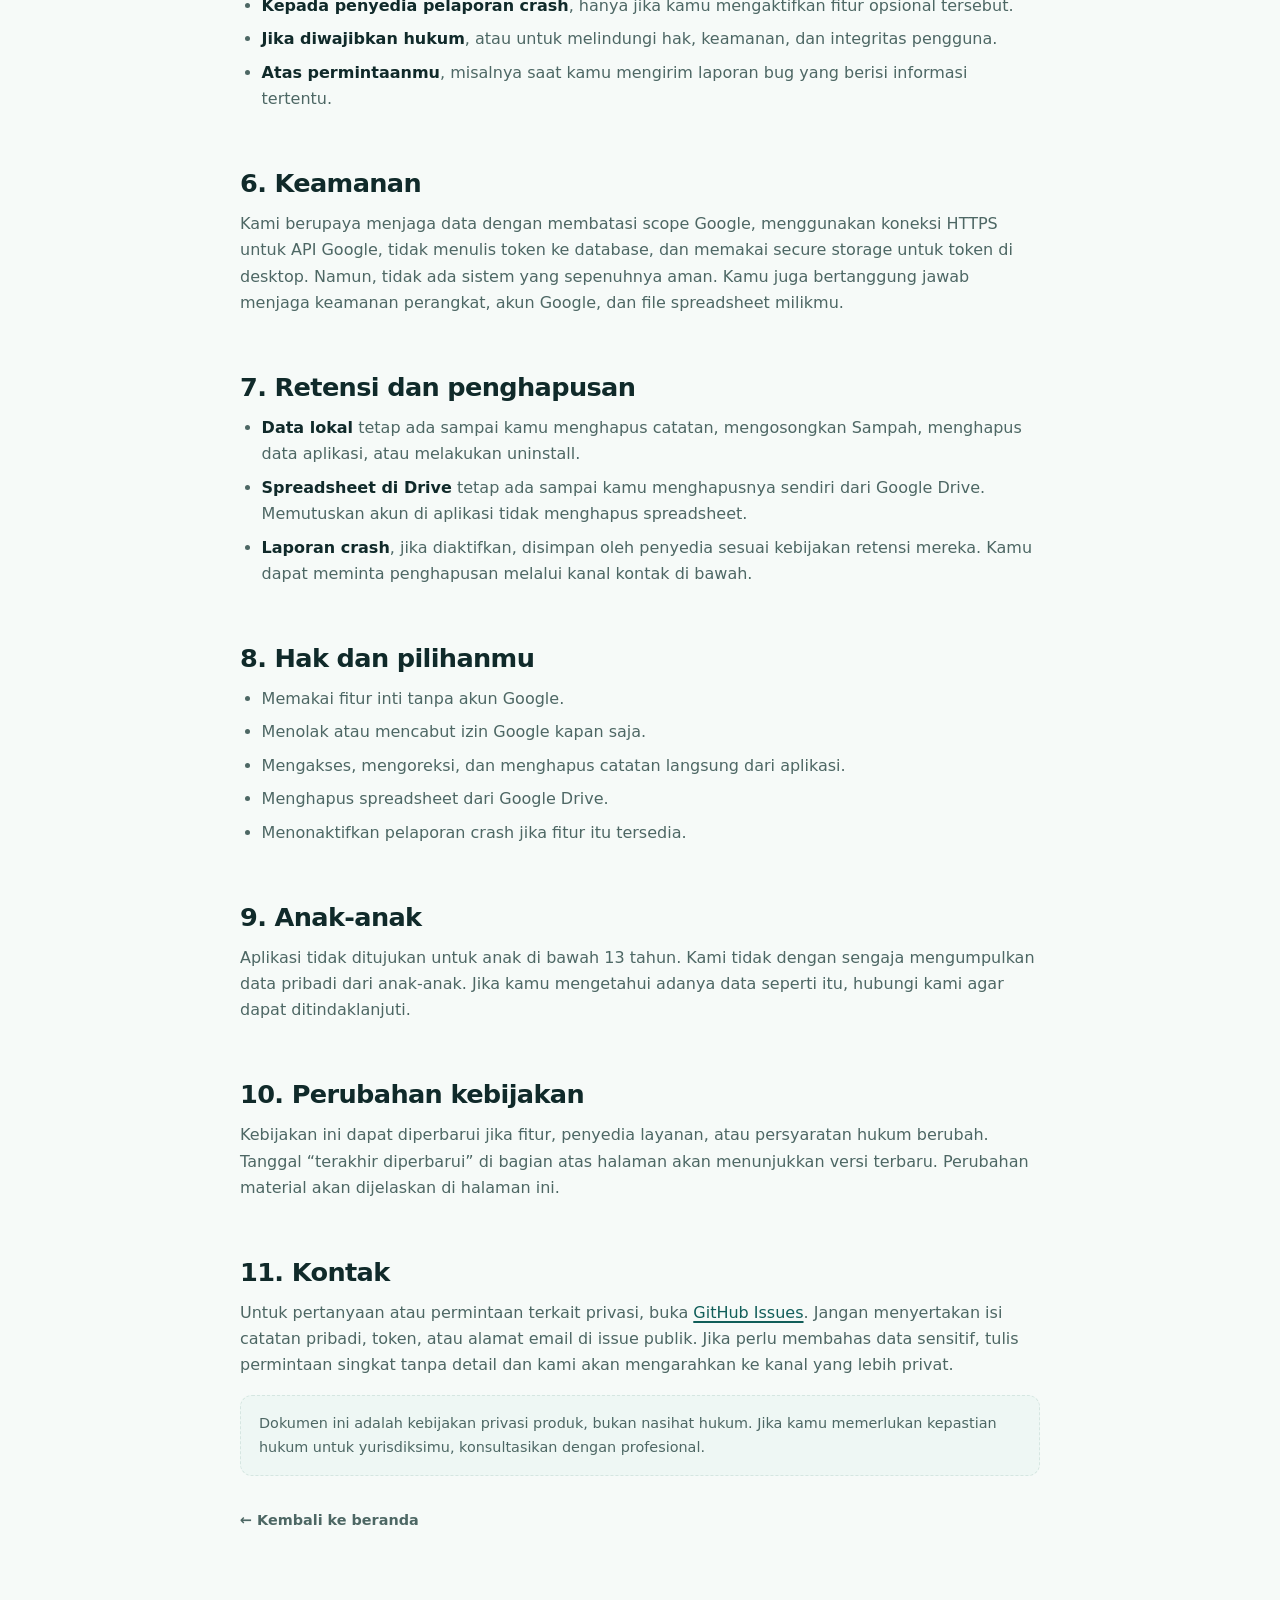
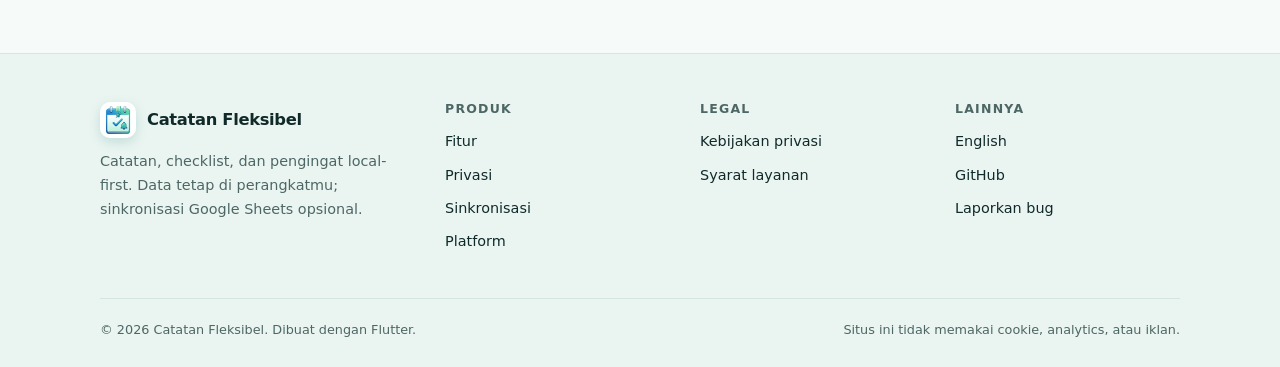
<file: privacy/index.html>
<!doctype html>
<html lang="id">
<head>
  <meta charset="utf-8">
  <meta name="viewport" content="width=device-width, initial-scale=1">
  <title>Kebijakan Privasi — Catatan Fleksibel</title>
  <meta name="description" content="Kebijakan privasi Catatan Fleksibel: data lokal, sinkronisasi Google Sheets opsional, scope drive.file, dan tidak ada analytics.">
  <link rel="canonical" href="https://rowzend.github.io/privacy/">
  <link rel="alternate" hreflang="id" href="https://rowzend.github.io/privacy/">
  <link rel="alternate" hreflang="en" href="https://rowzend.github.io/en/privacy/">
  <link rel="alternate" hreflang="x-default" href="https://rowzend.github.io/privacy/">
  <meta property="og:type" content="website">
  <meta property="og:site_name" content="Catatan Fleksibel">
  <meta property="og:title" content="Kebijakan Privasi — Catatan Fleksibel">
  <meta property="og:description" content="Bagaimana Catatan Fleksibel memproses data lokal dan sinkronisasi Google Sheets opsional.">
  <meta property="og:url" content="https://rowzend.github.io/privacy/">
  <meta property="og:image" content="https://rowzend.github.io/assets/og-image.png">
  <meta name="theme-color" content="#0f766e" media="(prefers-color-scheme: light)">
  <meta name="theme-color" content="#081917" media="(prefers-color-scheme: dark)">
  <link rel="icon" href="/assets/favicon.png" type="image/png">
  <link rel="apple-touch-icon" href="/assets/apple-touch-icon.png">
  <link rel="stylesheet" href="/assets/style.css">
</head>
<body>
  <a class="skip-link" href="#main">Lewati ke konten</a>

  <header class="site-header">
    <div class="wrap header-inner">
      <a class="brand" href="/" aria-label="Catatan Fleksibel — beranda">
        <img src="/assets/favicon.png" alt="" width="36" height="36">
        <span>Catatan Fleksibel</span>
      </a>
      <nav class="site-nav" aria-label="Navigasi utama">
        <a href="/#fitur">Fitur</a>
        <a href="/#privasi">Privasi</a>
        <a href="/#sinkronisasi">Sinkronisasi</a>
        <a href="/privacy/" aria-current="page">Kebijakan privasi</a>
        <a href="/terms/">Syarat</a>
        <a class="nav-cta" href="/en/privacy/" lang="en" hreflang="en">English</a>
      </nav>
    </div>
  </header>

  <main id="main">
    <div class="wrap legal-hero">
      <p class="eyebrow">Legal</p>
      <h1>Kebijakan Privasi Catatan Fleksibel</h1>
      <p class="legal-meta">Terakhir diperbarui: 12 November 2026</p>
      <a class="back-link" href="/">← Kembali ke beranda</a>
    </div>

    <article class="wrap legal">
      <div class="summary">
        <p><strong>Singkatnya:</strong> Catatan Fleksibel adalah aplikasi local-first. Kami tidak menjalankan server aplikasi, tidak memakai analytics, tidak menampilkan iklan, dan tidak menjual data. Catatanmu disimpan di perangkatmu. Jika kamu mengaktifkan sinkronisasi, data disalin ke spreadsheet Google Drive milikmu sendiri.</p>
      </div>

      <p>Kebijakan ini menjelaskan bagaimana aplikasi <strong>Catatan Fleksibel</strong> (“aplikasi”, “kami”) memproses informasi saat kamu memakai aplikasi Android, Linux, atau Windows, serta situs <a href="https://rowzend.github.io/">rowzend.github.io</a>. Dengan memakai aplikasi, kamu menyetujui praktik yang dijelaskan di sini.</p>

      <h2>1. Siapa yang bertanggung jawab</h2>
      <p>Catatan Fleksibel dikembangkan oleh proyek independen <strong>rowzend</strong>. Untuk pertanyaan privasi, gunakan kanal kontak di bagian akhir kebijakan ini.</p>

      <h2>2. Data yang diproses</h2>

      <h3>2.1 Data catatan</h3>
      <p>Saat kamu memakai aplikasi, data berikut dibuat dan disimpan di perangkatmu:</p>
      <ul>
        <li>Judul, isi catatan, dan item checklist.</li>
        <li>Label, warna, status pin, status arsip, dan status Sampah.</li>
        <li>Pengingat: waktu, zona waktu, aturan pengulangan, dan status selesai.</li>
        <li>Metadata teknis yang diperlukan agar data tetap konsisten, seperti ID catatan, waktu dibuat/diubah, dan penanda perangkat untuk sinkronisasi.</li>
      </ul>
      <p>Data ini adalah data utamamu. Kami tidak memiliki akses ke data tersebut kecuali kamu secara eksplisit mengirimkannya kepada kami, misalnya saat melaporkan bug.</p>

      <h3>2.2 Data akun Google (hanya jika kamu menghubungkan akun)</h3>
      <p>Sinkronisasi bersifat opsional. Jika kamu menekan <strong>Hubungkan Google</strong>, aplikasi meminta izin untuk mengakses Google Drive dengan scope <code>https://www.googleapis.com/auth/drive.file</code>. Dari Google, aplikasi menerima:</p>
      <ul>
        <li>Alamat email dan nama tampilan akun, untuk menampilkan akun yang sedang terhubung.</li>
        <li>Akses ke file yang dibuat atau dibuka oleh aplikasi di Drive, sebatas yang diizinkan scope <code>drive.file</code>.</li>
      </ul>
      <p>Email dan nama tampilan ditampilkan selama sesi aplikasi. Aplikasi tidak menyimpannya sebagai bagian dari database catatan. Status “pernah terhubung” disimpan sebagai preferensi lokal sederhana agar aplikasi tahu apakah sync perlu ditawarkan saat dibuka.</p>

      <h3>2.3 Token dan kredensial</h3>
      <p>Token akses Google tidak ditulis ke database catatan dan tidak dimasukkan ke spreadsheet. Di Android, token dikelola oleh Google Sign-In. Pada versi desktop yang mendukung sinkronisasi, token disimpan di secure storage sistem operasi (misalnya Secret Service/libsecret di Linux dan Credential Manager di Windows). Aplikasi tidak menyimpan token dalam bentuk plaintext.</p>

      <h3>2.4 Data diagnostik (opsional)</h3>
      <p>Jika versi aplikasi yang kamu pakai menyediakan pelaporan crash, fitur tersebut <strong>nonaktif secara default</strong> dan hanya aktif setelah kamu memilih untuk mengaktifkannya. Laporan crash dapat berisi informasi teknis seperti stack trace, versi aplikasi, versi sistem operasi, dan model perangkat. Sebelum dikirim, konten catatan, label, alamat email, dan token disaring. Aplikasi tidak mengirim analytics penggunaan, tidak melacak aktivitas mengetik, dan tidak membaca isi catatan untuk keperluan iklan.</p>

      <h3>2.5 Data situs web</h3>
      <p>Situs ini adalah halaman statis yang dihosting di GitHub Pages. Situs tidak memasang cookie, tidak memuat analytics, dan tidak menjalankan script pelacak. GitHub sebagai penyedia hosting dapat memproses log teknis (seperti alamat IP dan user agent) sesuai <a href="https://docs.github.com/en/site-policy/privacy-policies/github-general-privacy-statement" rel="noopener noreferrer">Kebijakan Privasi GitHub</a>.</p>

      <h2>3. Penyimpanan lokal</h2>
      <p>Database utama disimpan di direktori data privat aplikasi di perangkat. Aplikasi tidak memakai enkripsi tingkat aplikasi untuk database tersebut; perlindungannya mengikuti sandbox aplikasi, enkripsi disk, dan kunci layar perangkat. Jika perangkatmu dipakai bersama, aktifkan kunci layar dan pertimbangkan enkripsi perangkat.</p>

      <h2 id="google">4. Sinkronisasi Google Drive dan Sheets</h2>
      <p>Sinkronisasi hanya berjalan setelah kamu menghubungkan akun Google dan memberikan izin. Saat sync aktif:</p>
      <ul>
        <li>Aplikasi mencari spreadsheet bernama <strong>Catatan Fleksibel - Data</strong> di Drive-mu, atau membuatnya jika belum ada.</li>
        <li>Aplikasi menulis dan membaca tab spreadsheet untuk catatan, checklist, label, relasi label, dan pengingat.</li>
        <li>Data berpindah langsung antara perangkatmu dan Google Drive. Kami tidak memiliki server perantara dan tidak menerima salinan data tersebut.</li>
        <li>Google memproses data sesuai <a href="https://policies.google.com/privacy" rel="noopener noreferrer">Kebijakan Privasi Google</a> dan syarat layanan Google Drive.</li>
      </ul>
      <p>Kamu dapat memutuskan akun kapan saja di Pengaturan, mencabut izin aplikasi di <a href="https://myaccount.google.com/permissions" rel="noopener noreferrer">myaccount.google.com/permissions</a>, dan menghapus spreadsheet langsung dari Google Drive.</p>

      <div class="callout">
        <h3>Google API Services User Data Policy</h3>
        <p>Penggunaan dan transfer oleh Catatan Fleksibel atas informasi yang diterima dari Google API akan mematuhi <a href="https://developers.google.com/terms/api-services-user-data-policy" rel="noopener noreferrer">Google API Services User Data Policy</a>, termasuk persyaratan Limited Use. Data Google tidak digunakan untuk iklan, tidak dijual, dan tidak dibagikan kepada pihak ketiga selain yang diperlukan untuk menyediakan fitur sinkronisasi yang kamu minta.</p>
      </div>

      <h2>5. Berbagi data</h2>
      <p>Kami tidak menjual, menyewakan, atau memperdagangkan datamu. Data hanya dapat dibagikan dalam keadaan berikut:</p>
      <ul>
        <li><strong>Kepada Google</strong>, jika kamu mengaktifkan sinkronisasi. Ini diperlukan agar aplikasi dapat menulis dan membaca spreadsheet di Drive-mu.</li>
        <li><strong>Kepada penyedia pelaporan crash</strong>, hanya jika kamu mengaktifkan fitur opsional tersebut.</li>
        <li><strong>Jika diwajibkan hukum</strong>, atau untuk melindungi hak, keamanan, dan integritas pengguna.</li>
        <li><strong>Atas permintaanmu</strong>, misalnya saat kamu mengirim laporan bug yang berisi informasi tertentu.</li>
      </ul>

      <h2>6. Keamanan</h2>
      <p>Kami berupaya menjaga data dengan membatasi scope Google, menggunakan koneksi HTTPS untuk API Google, tidak menulis token ke database, dan memakai secure storage untuk token di desktop. Namun, tidak ada sistem yang sepenuhnya aman. Kamu juga bertanggung jawab menjaga keamanan perangkat, akun Google, dan file spreadsheet milikmu.</p>

      <h2>7. Retensi dan penghapusan</h2>
      <ul>
        <li><strong>Data lokal</strong> tetap ada sampai kamu menghapus catatan, mengosongkan Sampah, menghapus data aplikasi, atau melakukan uninstall.</li>
        <li><strong>Spreadsheet di Drive</strong> tetap ada sampai kamu menghapusnya sendiri dari Google Drive. Memutuskan akun di aplikasi tidak menghapus spreadsheet.</li>
        <li><strong>Laporan crash</strong>, jika diaktifkan, disimpan oleh penyedia sesuai kebijakan retensi mereka. Kamu dapat meminta penghapusan melalui kanal kontak di bawah.</li>
      </ul>

      <h2>8. Hak dan pilihanmu</h2>
      <ul>
        <li>Memakai fitur inti tanpa akun Google.</li>
        <li>Menolak atau mencabut izin Google kapan saja.</li>
        <li>Mengakses, mengoreksi, dan menghapus catatan langsung dari aplikasi.</li>
        <li>Menghapus spreadsheet dari Google Drive.</li>
        <li>Menonaktifkan pelaporan crash jika fitur itu tersedia.</li>
      </ul>

      <h2>9. Anak-anak</h2>
      <p>Aplikasi tidak ditujukan untuk anak di bawah 13 tahun. Kami tidak dengan sengaja mengumpulkan data pribadi dari anak-anak. Jika kamu mengetahui adanya data seperti itu, hubungi kami agar dapat ditindaklanjuti.</p>

      <h2>10. Perubahan kebijakan</h2>
      <p>Kebijakan ini dapat diperbarui jika fitur, penyedia layanan, atau persyaratan hukum berubah. Tanggal “terakhir diperbarui” di bagian atas halaman akan menunjukkan versi terbaru. Perubahan material akan dijelaskan di halaman ini.</p>

      <h2>11. Kontak</h2>
      <p>Untuk pertanyaan atau permintaan terkait privasi, buka <a href="https://github.com/rowzend/rowzend.github.io/issues" rel="noopener noreferrer">GitHub Issues</a>. Jangan menyertakan isi catatan pribadi, token, atau alamat email di issue publik. Jika perlu membahas data sensitif, tulis permintaan singkat tanpa detail dan kami akan mengarahkan ke kanal yang lebih privat.</p>
      <p class="note">Dokumen ini adalah kebijakan privasi produk, bukan nasihat hukum. Jika kamu memerlukan kepastian hukum untuk yurisdiksimu, konsultasikan dengan profesional.</p>

      <a class="back-link" href="/">← Kembali ke beranda</a>
    </article>
  </main>

  <footer class="site-footer">
    <div class="wrap">
      <div class="footer-grid">
        <div class="footer-brand">
          <a class="brand" href="/" aria-label="Catatan Fleksibel — beranda">
            <img src="/assets/favicon.png" alt="" width="36" height="36">
            <span>Catatan Fleksibel</span>
          </a>
          <p>Catatan, checklist, dan pengingat local-first. Data tetap di perangkatmu; sinkronisasi Google Sheets opsional.</p>
        </div>
        <div class="footer-col">
          <h2>Produk</h2>
          <ul>
            <li><a href="/#fitur">Fitur</a></li>
            <li><a href="/#privasi">Privasi</a></li>
            <li><a href="/#sinkronisasi">Sinkronisasi</a></li>
            <li><a href="/#platform-title">Platform</a></li>
          </ul>
        </div>
        <div class="footer-col">
          <h2>Legal</h2>
          <ul>
            <li><a href="/privacy/">Kebijakan privasi</a></li>
            <li><a href="/terms/">Syarat layanan</a></li>
          </ul>
        </div>
        <div class="footer-col">
          <h2>Lainnya</h2>
          <ul>
            <li><a href="/en/privacy/" lang="en" hreflang="en">English</a></li>
            <li><a href="https://github.com/rowzend/rowzend.github.io" rel="noopener noreferrer">GitHub</a></li>
            <li><a href="https://github.com/rowzend/rowzend.github.io/issues" rel="noopener noreferrer">Laporkan bug</a></li>
          </ul>
        </div>
      </div>
      <div class="footer-bottom">
        <p>© 2026 Catatan Fleksibel. Dibuat dengan Flutter.</p>
        <p>Situs ini tidak memakai cookie, analytics, atau iklan.</p>
      </div>
    </div>
  </footer>
</body>
</html>
</file>
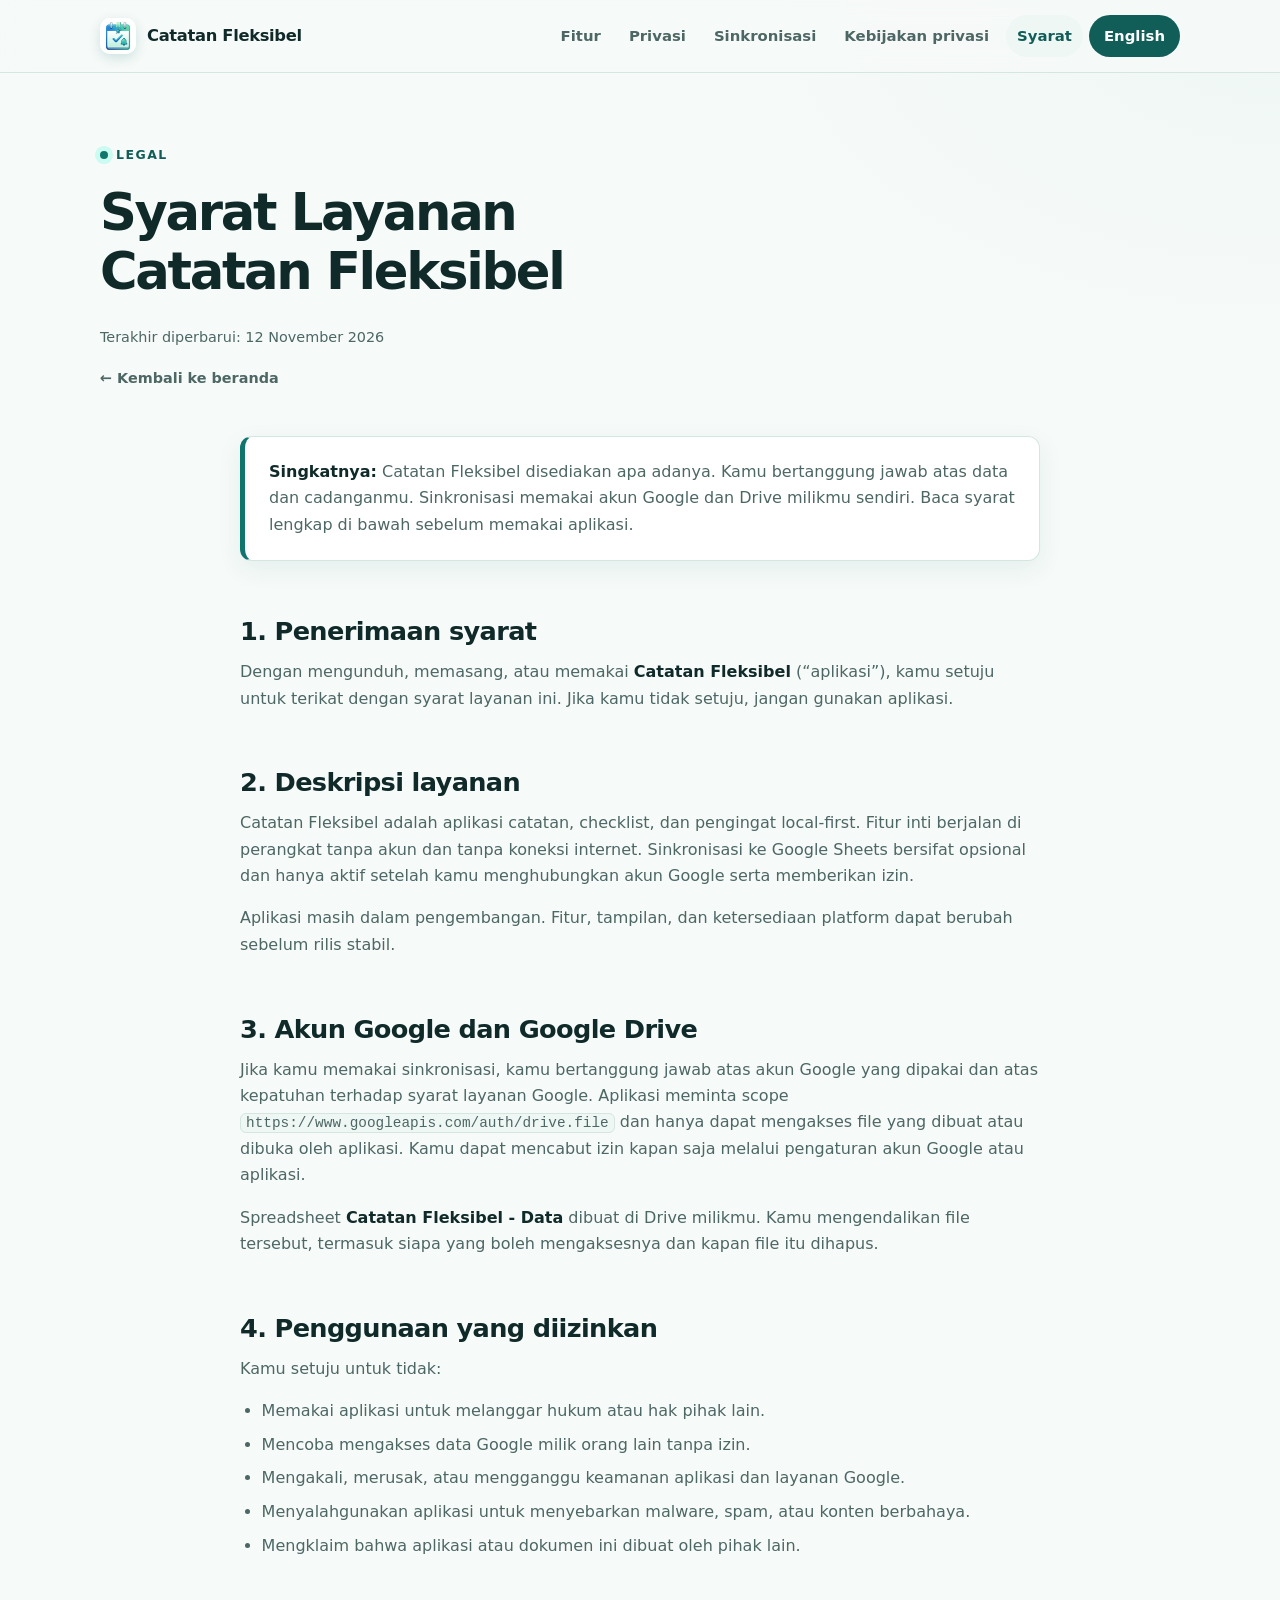
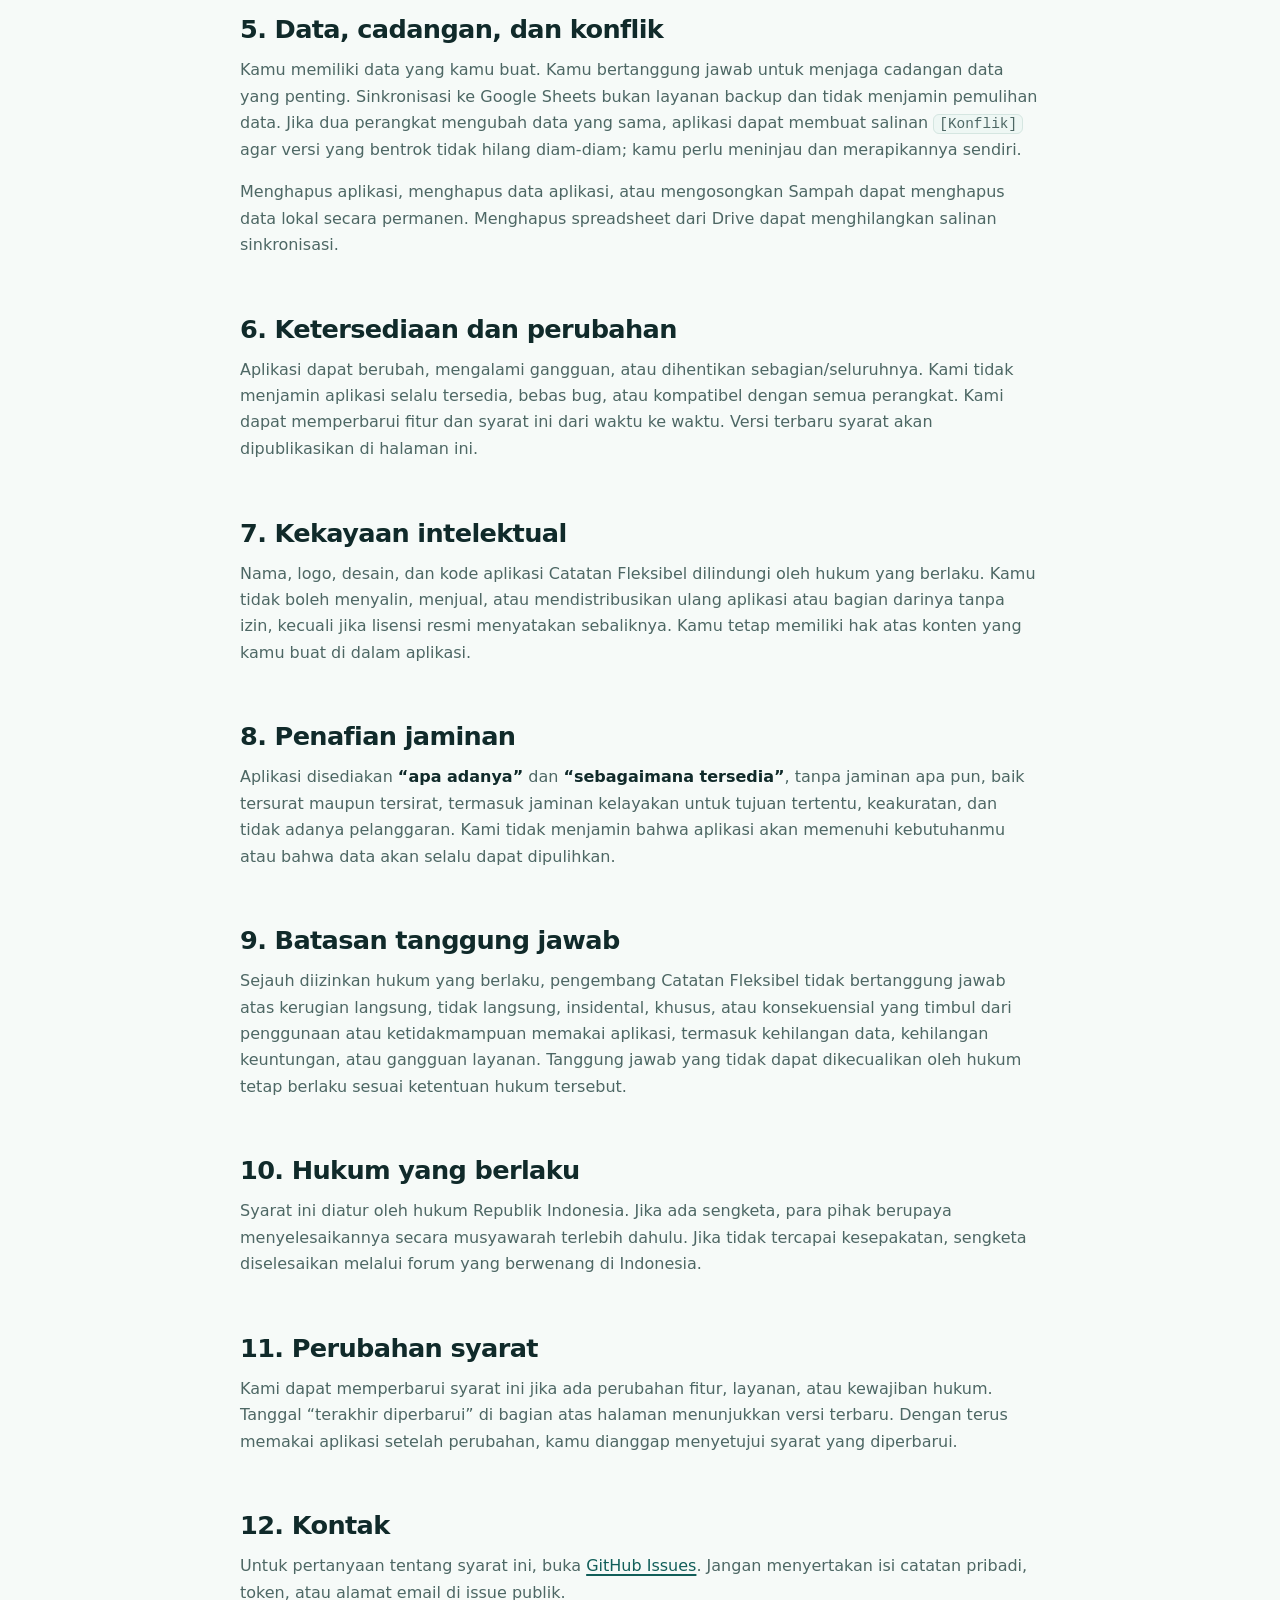
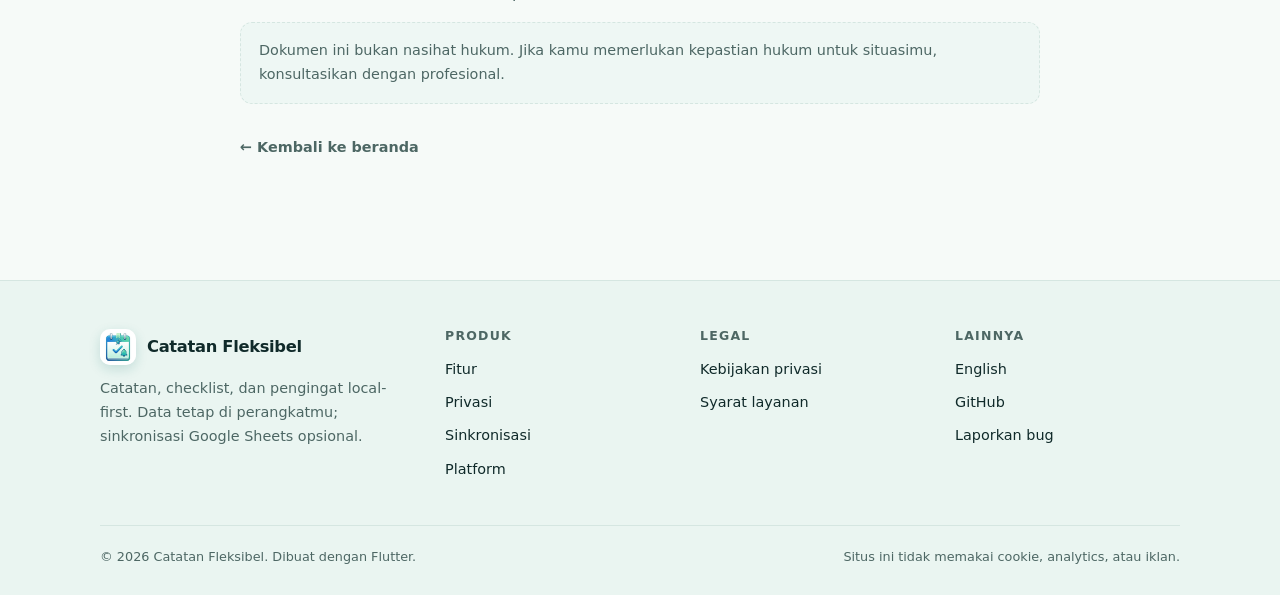
<file: terms/index.html>
<!doctype html>
<html lang="id">
<head>
  <meta charset="utf-8">
  <meta name="viewport" content="width=device-width, initial-scale=1">
  <title>Syarat Layanan — Catatan Fleksibel</title>
  <meta name="description" content="Syarat layanan Catatan Fleksibel: penggunaan aplikasi local-first, sinkronisasi Google Sheets opsional, data dan cadangan pengguna.">
  <link rel="canonical" href="https://rowzend.github.io/terms/">
  <link rel="alternate" hreflang="id" href="https://rowzend.github.io/terms/">
  <link rel="alternate" hreflang="en" href="https://rowzend.github.io/en/terms/">
  <link rel="alternate" hreflang="x-default" href="https://rowzend.github.io/terms/">
  <meta property="og:type" content="website">
  <meta property="og:site_name" content="Catatan Fleksibel">
  <meta property="og:title" content="Syarat Layanan — Catatan Fleksibel">
  <meta property="og:description" content="Syarat penggunaan Catatan Fleksibel dan sinkronisasi Google Sheets opsional.">
  <meta property="og:url" content="https://rowzend.github.io/terms/">
  <meta property="og:image" content="https://rowzend.github.io/assets/og-image.png">
  <meta name="theme-color" content="#0f766e" media="(prefers-color-scheme: light)">
  <meta name="theme-color" content="#081917" media="(prefers-color-scheme: dark)">
  <link rel="icon" href="/assets/favicon.png" type="image/png">
  <link rel="apple-touch-icon" href="/assets/apple-touch-icon.png">
  <link rel="stylesheet" href="/assets/style.css">
</head>
<body>
  <a class="skip-link" href="#main">Lewati ke konten</a>

  <header class="site-header">
    <div class="wrap header-inner">
      <a class="brand" href="/" aria-label="Catatan Fleksibel — beranda">
        <img src="/assets/favicon.png" alt="" width="36" height="36">
        <span>Catatan Fleksibel</span>
      </a>
      <nav class="site-nav" aria-label="Navigasi utama">
        <a href="/#fitur">Fitur</a>
        <a href="/#privasi">Privasi</a>
        <a href="/#sinkronisasi">Sinkronisasi</a>
        <a href="/privacy/">Kebijakan privasi</a>
        <a href="/terms/" aria-current="page">Syarat</a>
        <a class="nav-cta" href="/en/terms/" lang="en" hreflang="en">English</a>
      </nav>
    </div>
  </header>

  <main id="main">
    <div class="wrap legal-hero">
      <p class="eyebrow">Legal</p>
      <h1>Syarat Layanan Catatan Fleksibel</h1>
      <p class="legal-meta">Terakhir diperbarui: 12 November 2026</p>
      <a class="back-link" href="/">← Kembali ke beranda</a>
    </div>

    <article class="wrap legal">
      <div class="summary">
        <p><strong>Singkatnya:</strong> Catatan Fleksibel disediakan apa adanya. Kamu bertanggung jawab atas data dan cadanganmu. Sinkronisasi memakai akun Google dan Drive milikmu sendiri. Baca syarat lengkap di bawah sebelum memakai aplikasi.</p>
      </div>

      <h2>1. Penerimaan syarat</h2>
      <p>Dengan mengunduh, memasang, atau memakai <strong>Catatan Fleksibel</strong> (“aplikasi”), kamu setuju untuk terikat dengan syarat layanan ini. Jika kamu tidak setuju, jangan gunakan aplikasi.</p>

      <h2>2. Deskripsi layanan</h2>
      <p>Catatan Fleksibel adalah aplikasi catatan, checklist, dan pengingat local-first. Fitur inti berjalan di perangkat tanpa akun dan tanpa koneksi internet. Sinkronisasi ke Google Sheets bersifat opsional dan hanya aktif setelah kamu menghubungkan akun Google serta memberikan izin.</p>
      <p>Aplikasi masih dalam pengembangan. Fitur, tampilan, dan ketersediaan platform dapat berubah sebelum rilis stabil.</p>

      <h2>3. Akun Google dan Google Drive</h2>
      <p>Jika kamu memakai sinkronisasi, kamu bertanggung jawab atas akun Google yang dipakai dan atas kepatuhan terhadap syarat layanan Google. Aplikasi meminta scope <code>https://www.googleapis.com/auth/drive.file</code> dan hanya dapat mengakses file yang dibuat atau dibuka oleh aplikasi. Kamu dapat mencabut izin kapan saja melalui pengaturan akun Google atau aplikasi.</p>
      <p>Spreadsheet <strong>Catatan Fleksibel - Data</strong> dibuat di Drive milikmu. Kamu mengendalikan file tersebut, termasuk siapa yang boleh mengaksesnya dan kapan file itu dihapus.</p>

      <h2>4. Penggunaan yang diizinkan</h2>
      <p>Kamu setuju untuk tidak:</p>
      <ul>
        <li>Memakai aplikasi untuk melanggar hukum atau hak pihak lain.</li>
        <li>Mencoba mengakses data Google milik orang lain tanpa izin.</li>
        <li>Mengakali, merusak, atau mengganggu keamanan aplikasi dan layanan Google.</li>
        <li>Menyalahgunakan aplikasi untuk menyebarkan malware, spam, atau konten berbahaya.</li>
        <li>Mengklaim bahwa aplikasi atau dokumen ini dibuat oleh pihak lain.</li>
      </ul>

      <h2>5. Data, cadangan, dan konflik</h2>
      <p>Kamu memiliki data yang kamu buat. Kamu bertanggung jawab untuk menjaga cadangan data yang penting. Sinkronisasi ke Google Sheets bukan layanan backup dan tidak menjamin pemulihan data. Jika dua perangkat mengubah data yang sama, aplikasi dapat membuat salinan <code>[Konflik]</code> agar versi yang bentrok tidak hilang diam-diam; kamu perlu meninjau dan merapikannya sendiri.</p>
      <p>Menghapus aplikasi, menghapus data aplikasi, atau mengosongkan Sampah dapat menghapus data lokal secara permanen. Menghapus spreadsheet dari Drive dapat menghilangkan salinan sinkronisasi.</p>

      <h2>6. Ketersediaan dan perubahan</h2>
      <p>Aplikasi dapat berubah, mengalami gangguan, atau dihentikan sebagian/seluruhnya. Kami tidak menjamin aplikasi selalu tersedia, bebas bug, atau kompatibel dengan semua perangkat. Kami dapat memperbarui fitur dan syarat ini dari waktu ke waktu. Versi terbaru syarat akan dipublikasikan di halaman ini.</p>

      <h2>7. Kekayaan intelektual</h2>
      <p>Nama, logo, desain, dan kode aplikasi Catatan Fleksibel dilindungi oleh hukum yang berlaku. Kamu tidak boleh menyalin, menjual, atau mendistribusikan ulang aplikasi atau bagian darinya tanpa izin, kecuali jika lisensi resmi menyatakan sebaliknya. Kamu tetap memiliki hak atas konten yang kamu buat di dalam aplikasi.</p>

      <h2>8. Penafian jaminan</h2>
      <p>Aplikasi disediakan <strong>“apa adanya”</strong> dan <strong>“sebagaimana tersedia”</strong>, tanpa jaminan apa pun, baik tersurat maupun tersirat, termasuk jaminan kelayakan untuk tujuan tertentu, keakuratan, dan tidak adanya pelanggaran. Kami tidak menjamin bahwa aplikasi akan memenuhi kebutuhanmu atau bahwa data akan selalu dapat dipulihkan.</p>

      <h2>9. Batasan tanggung jawab</h2>
      <p>Sejauh diizinkan hukum yang berlaku, pengembang Catatan Fleksibel tidak bertanggung jawab atas kerugian langsung, tidak langsung, insidental, khusus, atau konsekuensial yang timbul dari penggunaan atau ketidakmampuan memakai aplikasi, termasuk kehilangan data, kehilangan keuntungan, atau gangguan layanan. Tanggung jawab yang tidak dapat dikecualikan oleh hukum tetap berlaku sesuai ketentuan hukum tersebut.</p>

      <h2>10. Hukum yang berlaku</h2>
      <p>Syarat ini diatur oleh hukum Republik Indonesia. Jika ada sengketa, para pihak berupaya menyelesaikannya secara musyawarah terlebih dahulu. Jika tidak tercapai kesepakatan, sengketa diselesaikan melalui forum yang berwenang di Indonesia.</p>

      <h2>11. Perubahan syarat</h2>
      <p>Kami dapat memperbarui syarat ini jika ada perubahan fitur, layanan, atau kewajiban hukum. Tanggal “terakhir diperbarui” di bagian atas halaman menunjukkan versi terbaru. Dengan terus memakai aplikasi setelah perubahan, kamu dianggap menyetujui syarat yang diperbarui.</p>

      <h2>12. Kontak</h2>
      <p>Untuk pertanyaan tentang syarat ini, buka <a href="https://github.com/rowzend/rowzend.github.io/issues" rel="noopener noreferrer">GitHub Issues</a>. Jangan menyertakan isi catatan pribadi, token, atau alamat email di issue publik.</p>
      <p class="note">Dokumen ini bukan nasihat hukum. Jika kamu memerlukan kepastian hukum untuk situasimu, konsultasikan dengan profesional.</p>

      <a class="back-link" href="/">← Kembali ke beranda</a>
    </article>
  </main>

  <footer class="site-footer">
    <div class="wrap">
      <div class="footer-grid">
        <div class="footer-brand">
          <a class="brand" href="/" aria-label="Catatan Fleksibel — beranda">
            <img src="/assets/favicon.png" alt="" width="36" height="36">
            <span>Catatan Fleksibel</span>
          </a>
          <p>Catatan, checklist, dan pengingat local-first. Data tetap di perangkatmu; sinkronisasi Google Sheets opsional.</p>
        </div>
        <div class="footer-col">
          <h2>Produk</h2>
          <ul>
            <li><a href="/#fitur">Fitur</a></li>
            <li><a href="/#privasi">Privasi</a></li>
            <li><a href="/#sinkronisasi">Sinkronisasi</a></li>
            <li><a href="/#platform-title">Platform</a></li>
          </ul>
        </div>
        <div class="footer-col">
          <h2>Legal</h2>
          <ul>
            <li><a href="/privacy/">Kebijakan privasi</a></li>
            <li><a href="/terms/">Syarat layanan</a></li>
          </ul>
        </div>
        <div class="footer-col">
          <h2>Lainnya</h2>
          <ul>
            <li><a href="/en/terms/" lang="en" hreflang="en">English</a></li>
            <li><a href="https://github.com/rowzend/rowzend.github.io" rel="noopener noreferrer">GitHub</a></li>
            <li><a href="https://github.com/rowzend/rowzend.github.io/issues" rel="noopener noreferrer">Laporkan bug</a></li>
          </ul>
        </div>
      </div>
      <div class="footer-bottom">
        <p>© 2026 Catatan Fleksibel. Dibuat dengan Flutter.</p>
        <p>Situs ini tidak memakai cookie, analytics, atau iklan.</p>
      </div>
    </div>
  </footer>
</body>
</html>
</file>
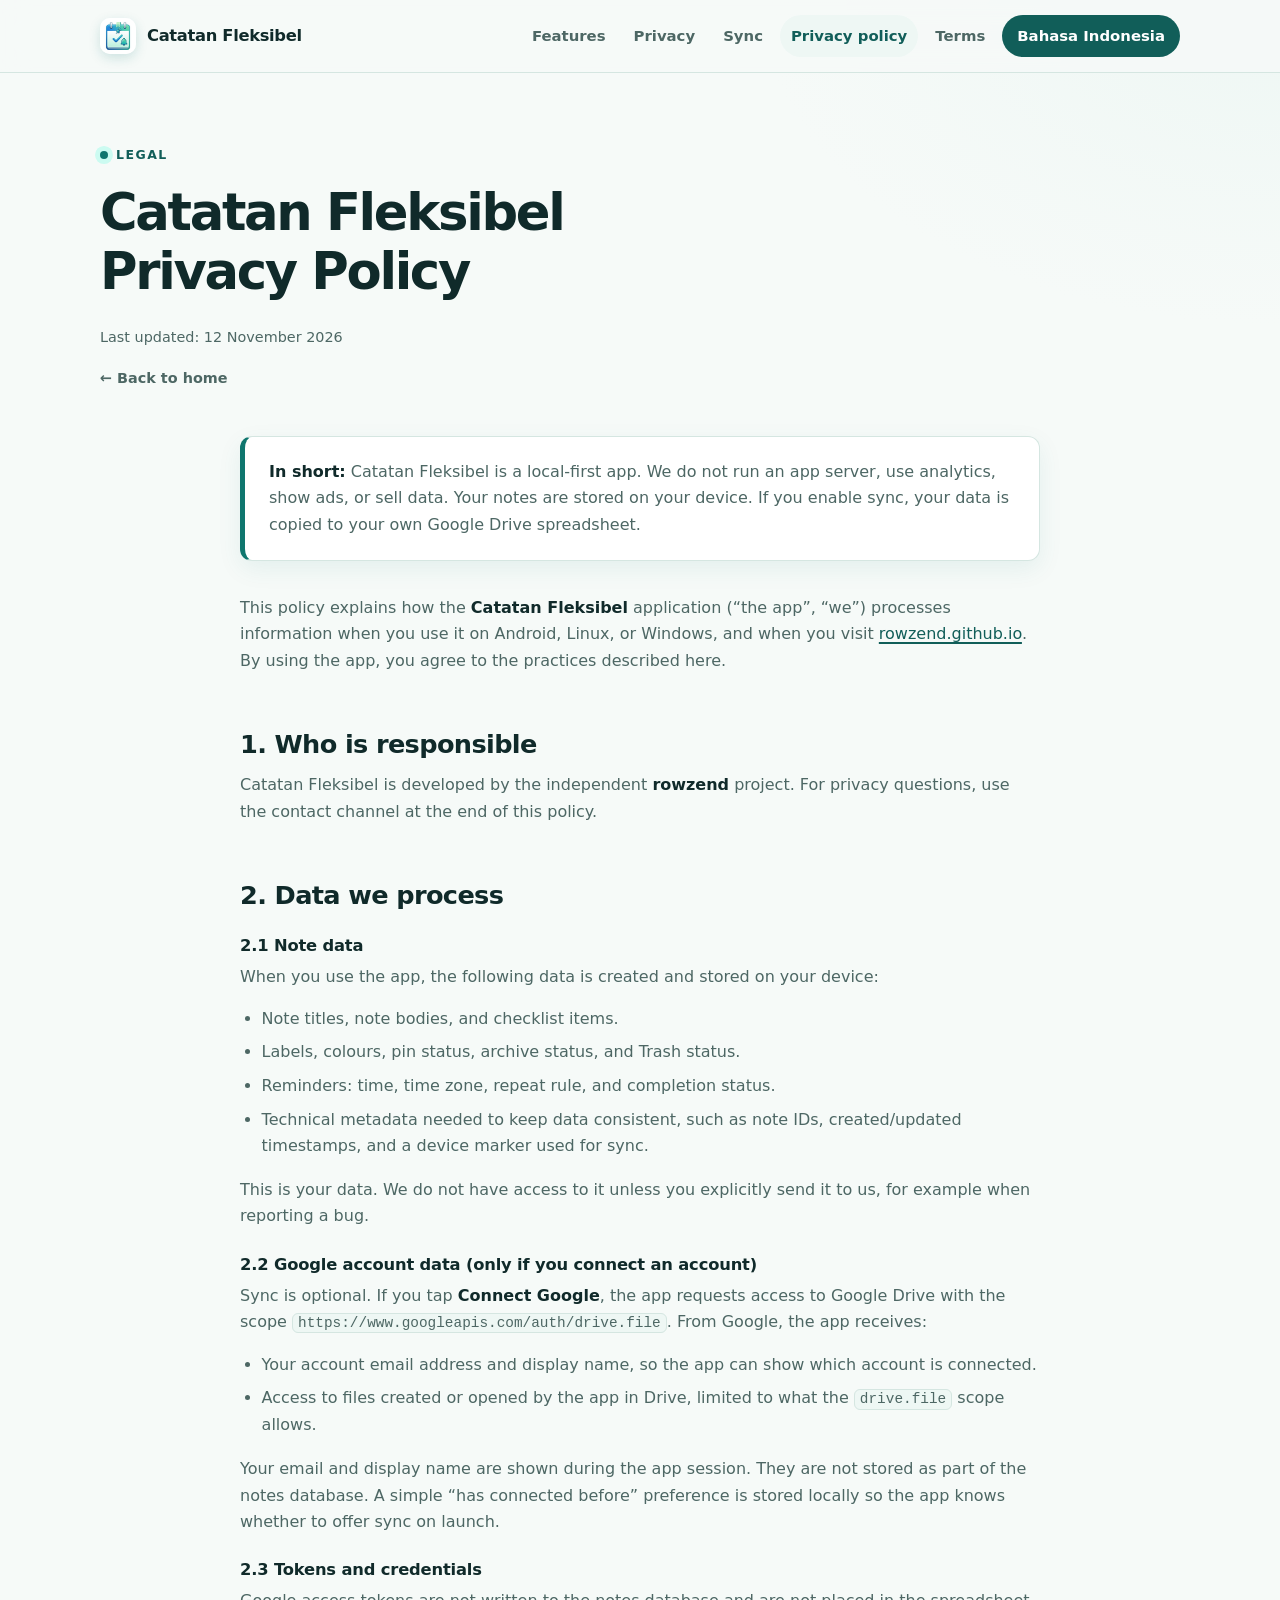
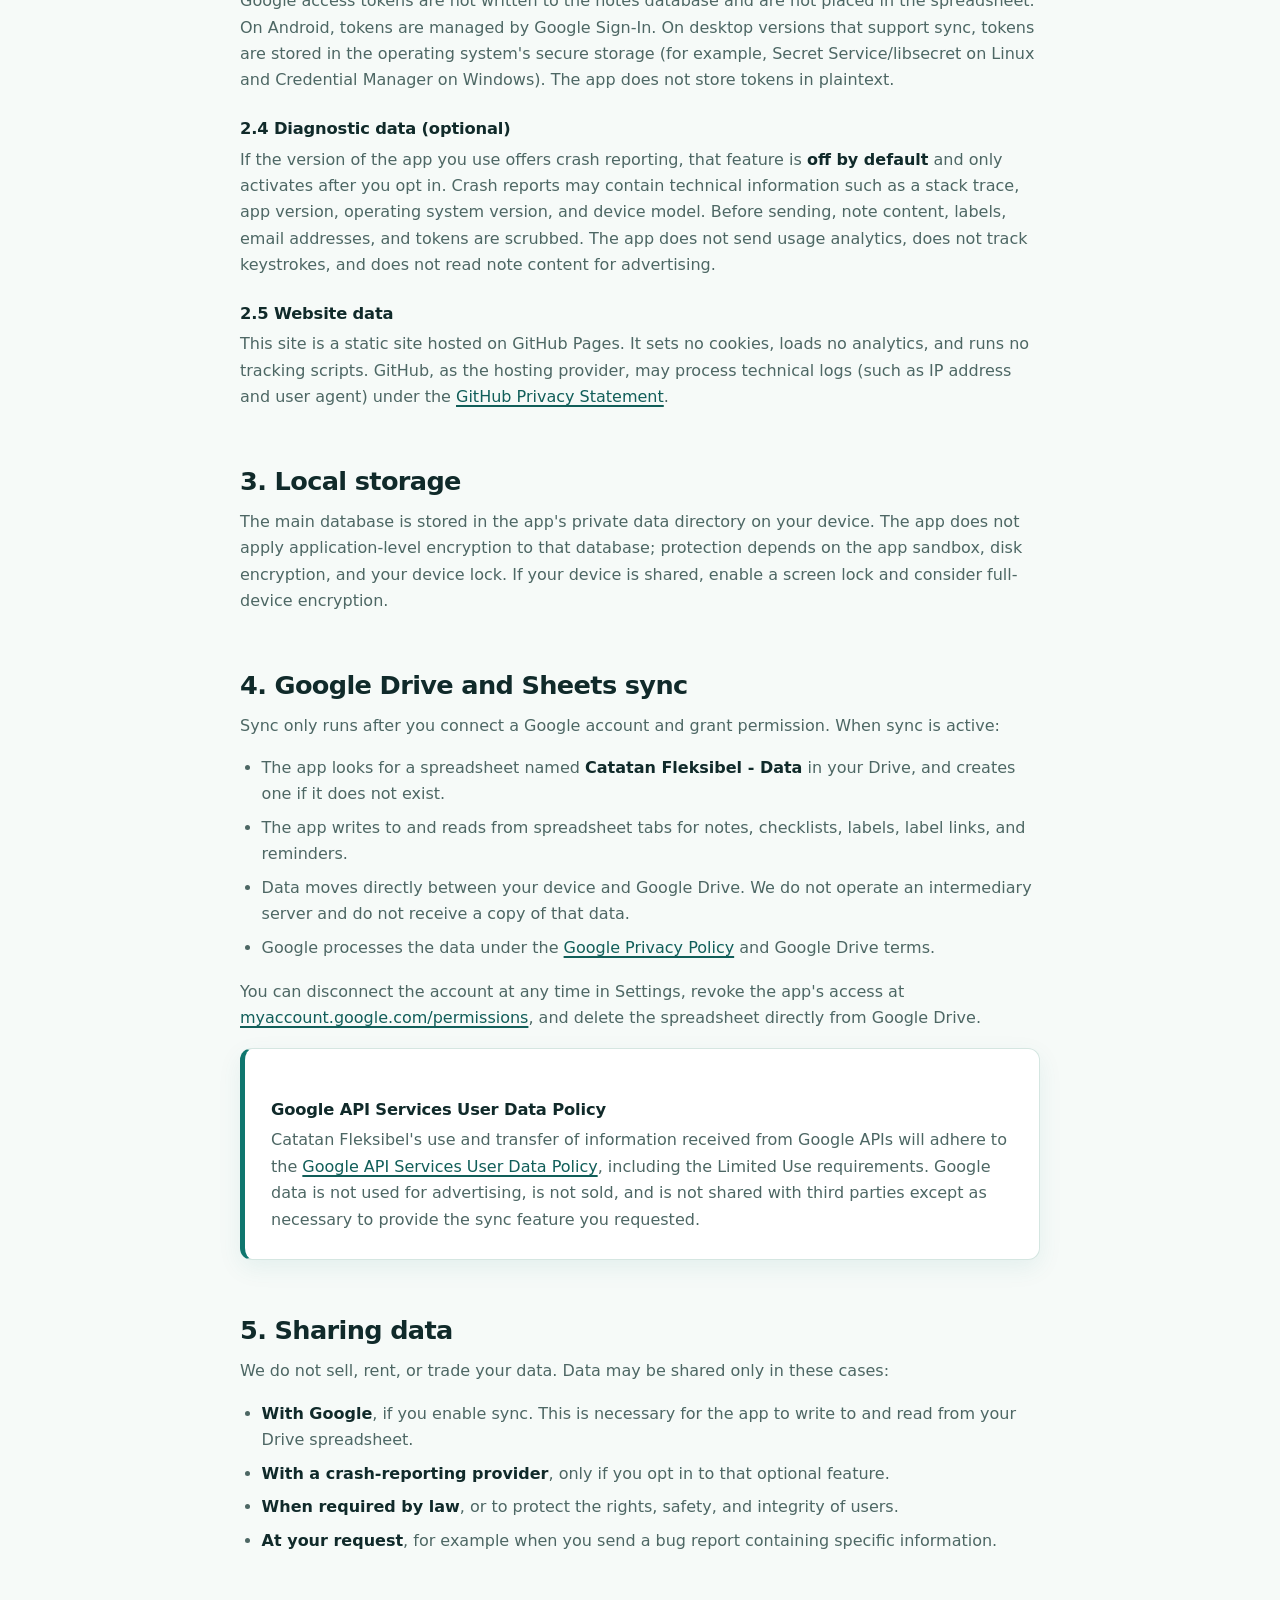
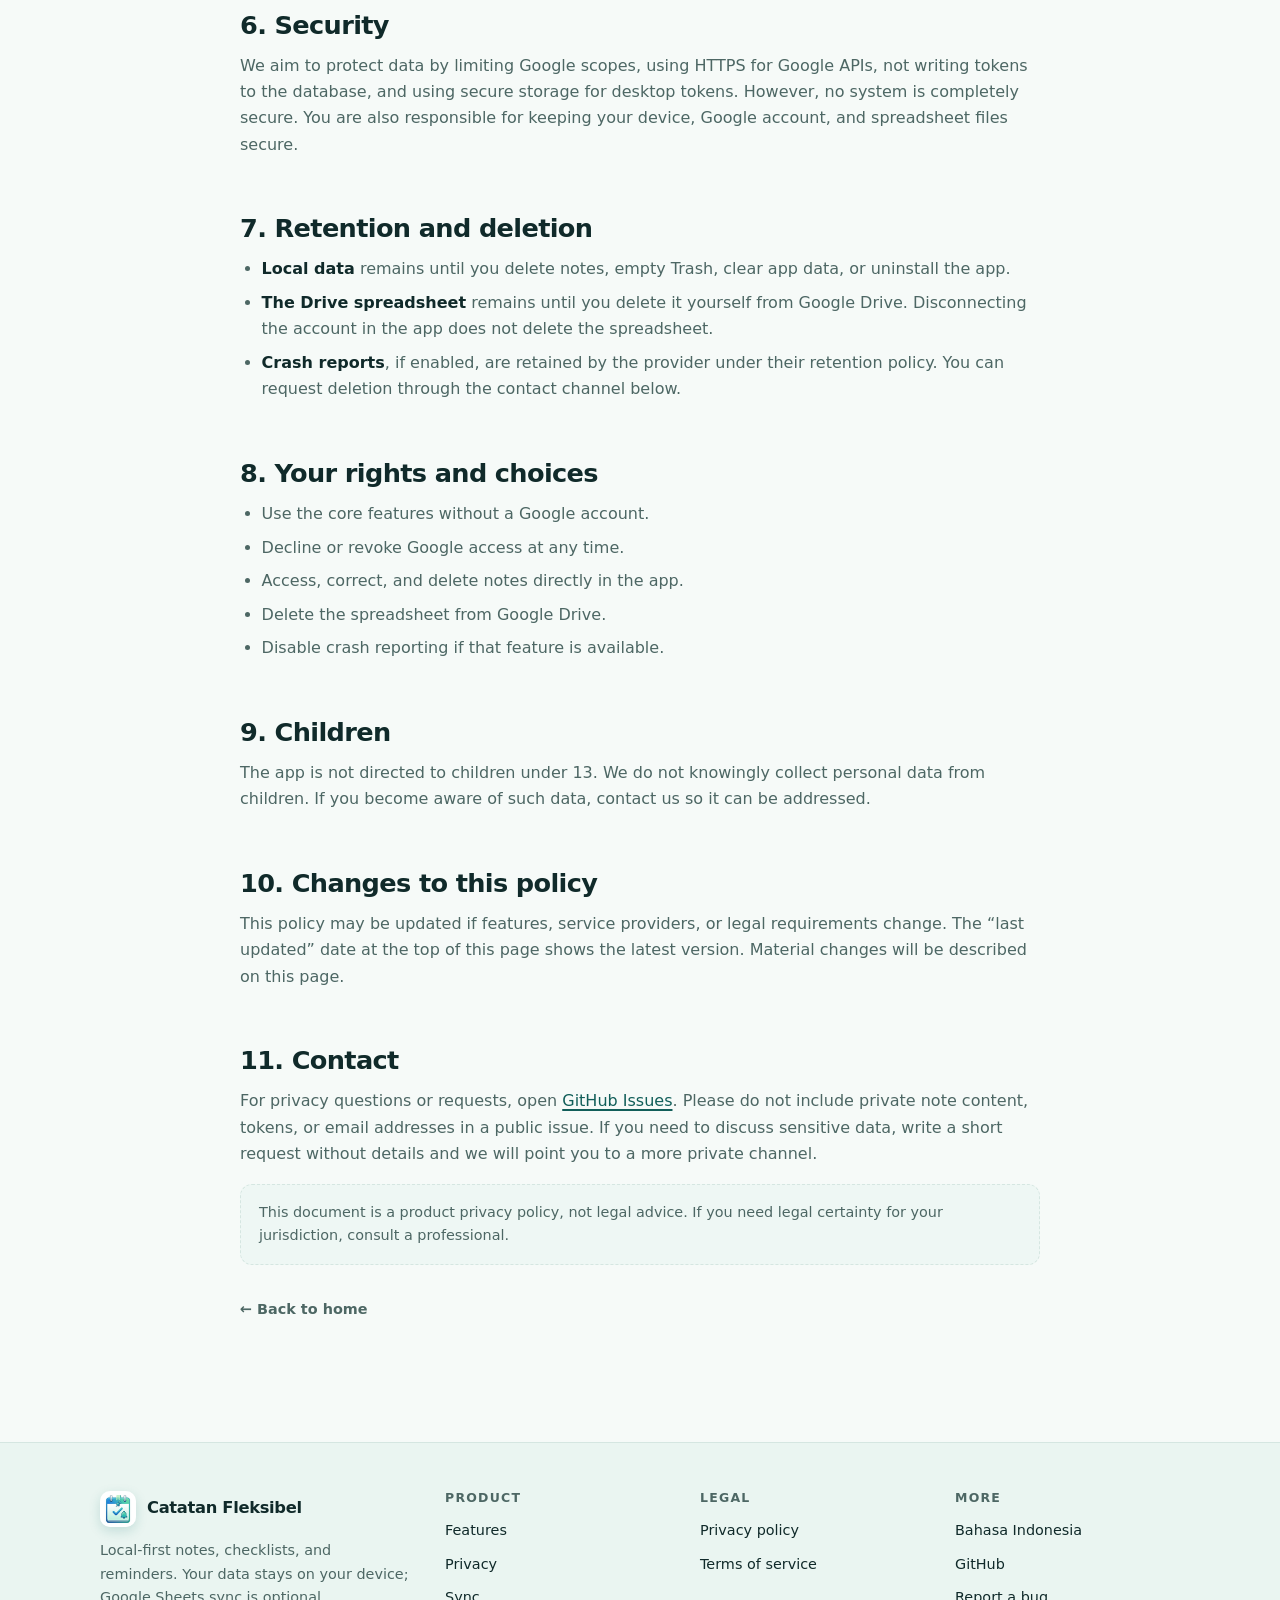
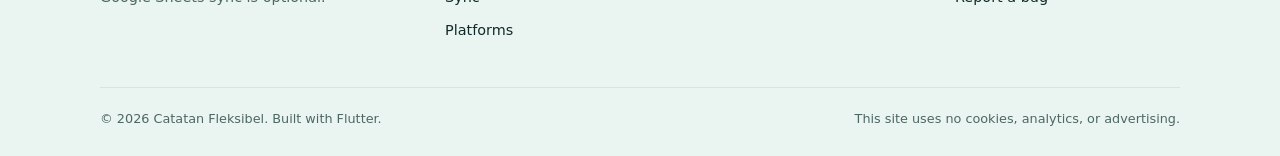
<file: en/privacy/index.html>
<!doctype html>
<html lang="en">
<head>
  <meta charset="utf-8">
  <meta name="viewport" content="width=device-width, initial-scale=1">
  <title>Privacy Policy — Catatan Fleksibel</title>
  <meta name="description" content="Catatan Fleksibel privacy policy: local data, optional Google Sheets sync, drive.file scope, and no analytics.">
  <link rel="canonical" href="https://rowzend.github.io/en/privacy/">
  <link rel="alternate" hreflang="id" href="https://rowzend.github.io/privacy/">
  <link rel="alternate" hreflang="en" href="https://rowzend.github.io/en/privacy/">
  <link rel="alternate" hreflang="x-default" href="https://rowzend.github.io/privacy/">
  <meta property="og:type" content="website">
  <meta property="og:site_name" content="Catatan Fleksibel">
  <meta property="og:title" content="Privacy Policy — Catatan Fleksibel">
  <meta property="og:description" content="How Catatan Fleksibel handles local data and optional Google Sheets sync.">
  <meta property="og:url" content="https://rowzend.github.io/en/privacy/">
  <meta property="og:image" content="https://rowzend.github.io/assets/og-image-en.png">
  <meta name="theme-color" content="#0f766e" media="(prefers-color-scheme: light)">
  <meta name="theme-color" content="#081917" media="(prefers-color-scheme: dark)">
  <link rel="icon" href="/assets/favicon.png" type="image/png">
  <link rel="apple-touch-icon" href="/assets/apple-touch-icon.png">
  <link rel="stylesheet" href="/assets/style.css">
</head>
<body>
  <a class="skip-link" href="#main">Skip to content</a>

  <header class="site-header">
    <div class="wrap header-inner">
      <a class="brand" href="/en/" aria-label="Catatan Fleksibel — home">
        <img src="/assets/favicon.png" alt="" width="36" height="36">
        <span>Catatan Fleksibel</span>
      </a>
      <nav class="site-nav" aria-label="Main navigation">
        <a href="/en/#features">Features</a>
        <a href="/en/#privacy">Privacy</a>
        <a href="/en/#sync">Sync</a>
        <a href="/en/privacy/" aria-current="page">Privacy policy</a>
        <a href="/en/terms/">Terms</a>
        <a class="nav-cta" href="/privacy/" lang="id" hreflang="id">Bahasa Indonesia</a>
      </nav>
    </div>
  </header>

  <main id="main">
    <div class="wrap legal-hero">
      <p class="eyebrow">Legal</p>
      <h1>Catatan Fleksibel Privacy Policy</h1>
      <p class="legal-meta">Last updated: 12 November 2026</p>
      <a class="back-link" href="/en/">← Back to home</a>
    </div>

    <article class="wrap legal">
      <div class="summary">
        <p><strong>In short:</strong> Catatan Fleksibel is a local-first app. We do not run an app server, use analytics, show ads, or sell data. Your notes are stored on your device. If you enable sync, your data is copied to your own Google Drive spreadsheet.</p>
      </div>

      <p>This policy explains how the <strong>Catatan Fleksibel</strong> application (“the app”, “we”) processes information when you use it on Android, Linux, or Windows, and when you visit <a href="https://rowzend.github.io/">rowzend.github.io</a>. By using the app, you agree to the practices described here.</p>

      <h2>1. Who is responsible</h2>
      <p>Catatan Fleksibel is developed by the independent <strong>rowzend</strong> project. For privacy questions, use the contact channel at the end of this policy.</p>

      <h2>2. Data we process</h2>

      <h3>2.1 Note data</h3>
      <p>When you use the app, the following data is created and stored on your device:</p>
      <ul>
        <li>Note titles, note bodies, and checklist items.</li>
        <li>Labels, colours, pin status, archive status, and Trash status.</li>
        <li>Reminders: time, time zone, repeat rule, and completion status.</li>
        <li>Technical metadata needed to keep data consistent, such as note IDs, created/updated timestamps, and a device marker used for sync.</li>
      </ul>
      <p>This is your data. We do not have access to it unless you explicitly send it to us, for example when reporting a bug.</p>

      <h3>2.2 Google account data (only if you connect an account)</h3>
      <p>Sync is optional. If you tap <strong>Connect Google</strong>, the app requests access to Google Drive with the scope <code>https://www.googleapis.com/auth/drive.file</code>. From Google, the app receives:</p>
      <ul>
        <li>Your account email address and display name, so the app can show which account is connected.</li>
        <li>Access to files created or opened by the app in Drive, limited to what the <code>drive.file</code> scope allows.</li>
      </ul>
      <p>Your email and display name are shown during the app session. They are not stored as part of the notes database. A simple “has connected before” preference is stored locally so the app knows whether to offer sync on launch.</p>

      <h3>2.3 Tokens and credentials</h3>
      <p>Google access tokens are not written to the notes database and are not placed in the spreadsheet. On Android, tokens are managed by Google Sign-In. On desktop versions that support sync, tokens are stored in the operating system's secure storage (for example, Secret Service/libsecret on Linux and Credential Manager on Windows). The app does not store tokens in plaintext.</p>

      <h3>2.4 Diagnostic data (optional)</h3>
      <p>If the version of the app you use offers crash reporting, that feature is <strong>off by default</strong> and only activates after you opt in. Crash reports may contain technical information such as a stack trace, app version, operating system version, and device model. Before sending, note content, labels, email addresses, and tokens are scrubbed. The app does not send usage analytics, does not track keystrokes, and does not read note content for advertising.</p>

      <h3>2.5 Website data</h3>
      <p>This site is a static site hosted on GitHub Pages. It sets no cookies, loads no analytics, and runs no tracking scripts. GitHub, as the hosting provider, may process technical logs (such as IP address and user agent) under the <a href="https://docs.github.com/en/site-policy/privacy-policies/github-general-privacy-statement" rel="noopener noreferrer">GitHub Privacy Statement</a>.</p>

      <h2>3. Local storage</h2>
      <p>The main database is stored in the app's private data directory on your device. The app does not apply application-level encryption to that database; protection depends on the app sandbox, disk encryption, and your device lock. If your device is shared, enable a screen lock and consider full-device encryption.</p>

      <h2 id="google">4. Google Drive and Sheets sync</h2>
      <p>Sync only runs after you connect a Google account and grant permission. When sync is active:</p>
      <ul>
        <li>The app looks for a spreadsheet named <strong>Catatan Fleksibel - Data</strong> in your Drive, and creates one if it does not exist.</li>
        <li>The app writes to and reads from spreadsheet tabs for notes, checklists, labels, label links, and reminders.</li>
        <li>Data moves directly between your device and Google Drive. We do not operate an intermediary server and do not receive a copy of that data.</li>
        <li>Google processes the data under the <a href="https://policies.google.com/privacy" rel="noopener noreferrer">Google Privacy Policy</a> and Google Drive terms.</li>
      </ul>
      <p>You can disconnect the account at any time in Settings, revoke the app's access at <a href="https://myaccount.google.com/permissions" rel="noopener noreferrer">myaccount.google.com/permissions</a>, and delete the spreadsheet directly from Google Drive.</p>

      <div class="callout">
        <h3>Google API Services User Data Policy</h3>
        <p>Catatan Fleksibel's use and transfer of information received from Google APIs will adhere to the <a href="https://developers.google.com/terms/api-services-user-data-policy" rel="noopener noreferrer">Google API Services User Data Policy</a>, including the Limited Use requirements. Google data is not used for advertising, is not sold, and is not shared with third parties except as necessary to provide the sync feature you requested.</p>
      </div>

      <h2>5. Sharing data</h2>
      <p>We do not sell, rent, or trade your data. Data may be shared only in these cases:</p>
      <ul>
        <li><strong>With Google</strong>, if you enable sync. This is necessary for the app to write to and read from your Drive spreadsheet.</li>
        <li><strong>With a crash-reporting provider</strong>, only if you opt in to that optional feature.</li>
        <li><strong>When required by law</strong>, or to protect the rights, safety, and integrity of users.</li>
        <li><strong>At your request</strong>, for example when you send a bug report containing specific information.</li>
      </ul>

      <h2>6. Security</h2>
      <p>We aim to protect data by limiting Google scopes, using HTTPS for Google APIs, not writing tokens to the database, and using secure storage for desktop tokens. However, no system is completely secure. You are also responsible for keeping your device, Google account, and spreadsheet files secure.</p>

      <h2>7. Retention and deletion</h2>
      <ul>
        <li><strong>Local data</strong> remains until you delete notes, empty Trash, clear app data, or uninstall the app.</li>
        <li><strong>The Drive spreadsheet</strong> remains until you delete it yourself from Google Drive. Disconnecting the account in the app does not delete the spreadsheet.</li>
        <li><strong>Crash reports</strong>, if enabled, are retained by the provider under their retention policy. You can request deletion through the contact channel below.</li>
      </ul>

      <h2>8. Your rights and choices</h2>
      <ul>
        <li>Use the core features without a Google account.</li>
        <li>Decline or revoke Google access at any time.</li>
        <li>Access, correct, and delete notes directly in the app.</li>
        <li>Delete the spreadsheet from Google Drive.</li>
        <li>Disable crash reporting if that feature is available.</li>
      </ul>

      <h2>9. Children</h2>
      <p>The app is not directed to children under 13. We do not knowingly collect personal data from children. If you become aware of such data, contact us so it can be addressed.</p>

      <h2>10. Changes to this policy</h2>
      <p>This policy may be updated if features, service providers, or legal requirements change. The “last updated” date at the top of this page shows the latest version. Material changes will be described on this page.</p>

      <h2>11. Contact</h2>
      <p>For privacy questions or requests, open <a href="https://github.com/rowzend/rowzend.github.io/issues" rel="noopener noreferrer">GitHub Issues</a>. Please do not include private note content, tokens, or email addresses in a public issue. If you need to discuss sensitive data, write a short request without details and we will point you to a more private channel.</p>
      <p class="note">This document is a product privacy policy, not legal advice. If you need legal certainty for your jurisdiction, consult a professional.</p>

      <a class="back-link" href="/en/">← Back to home</a>
    </article>
  </main>

  <footer class="site-footer">
    <div class="wrap">
      <div class="footer-grid">
        <div class="footer-brand">
          <a class="brand" href="/en/" aria-label="Catatan Fleksibel — home">
            <img src="/assets/favicon.png" alt="" width="36" height="36">
            <span>Catatan Fleksibel</span>
          </a>
          <p>Local-first notes, checklists, and reminders. Your data stays on your device; Google Sheets sync is optional.</p>
        </div>
        <div class="footer-col">
          <h2>Product</h2>
          <ul>
            <li><a href="/en/#features">Features</a></li>
            <li><a href="/en/#privacy">Privacy</a></li>
            <li><a href="/en/#sync">Sync</a></li>
            <li><a href="/en/#platform-title">Platforms</a></li>
          </ul>
        </div>
        <div class="footer-col">
          <h2>Legal</h2>
          <ul>
            <li><a href="/en/privacy/">Privacy policy</a></li>
            <li><a href="/en/terms/">Terms of service</a></li>
          </ul>
        </div>
        <div class="footer-col">
          <h2>More</h2>
          <ul>
            <li><a href="/privacy/" lang="id" hreflang="id">Bahasa Indonesia</a></li>
            <li><a href="https://github.com/rowzend/rowzend.github.io" rel="noopener noreferrer">GitHub</a></li>
            <li><a href="https://github.com/rowzend/rowzend.github.io/issues" rel="noopener noreferrer">Report a bug</a></li>
          </ul>
        </div>
      </div>
      <div class="footer-bottom">
        <p>© 2026 Catatan Fleksibel. Built with Flutter.</p>
        <p>This site uses no cookies, analytics, or advertising.</p>
      </div>
    </div>
  </footer>
</body>
</html>
</file>
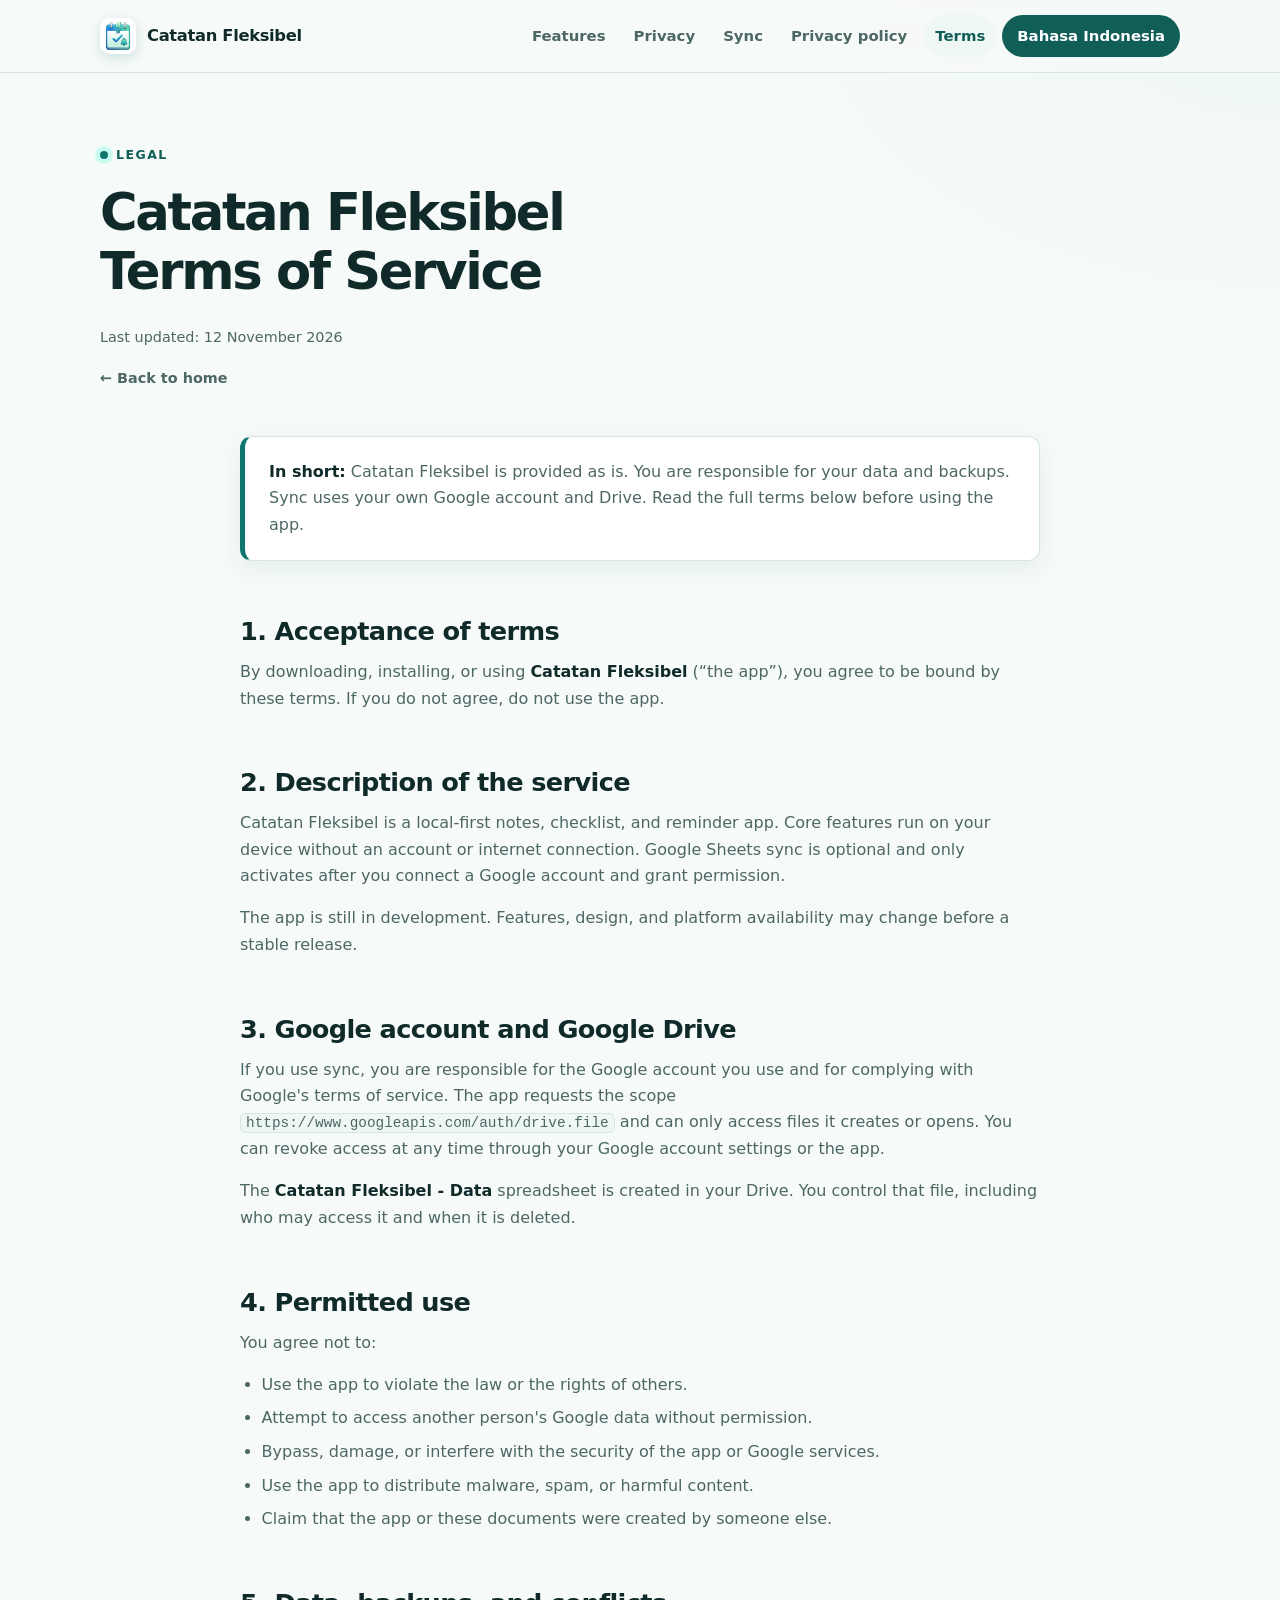
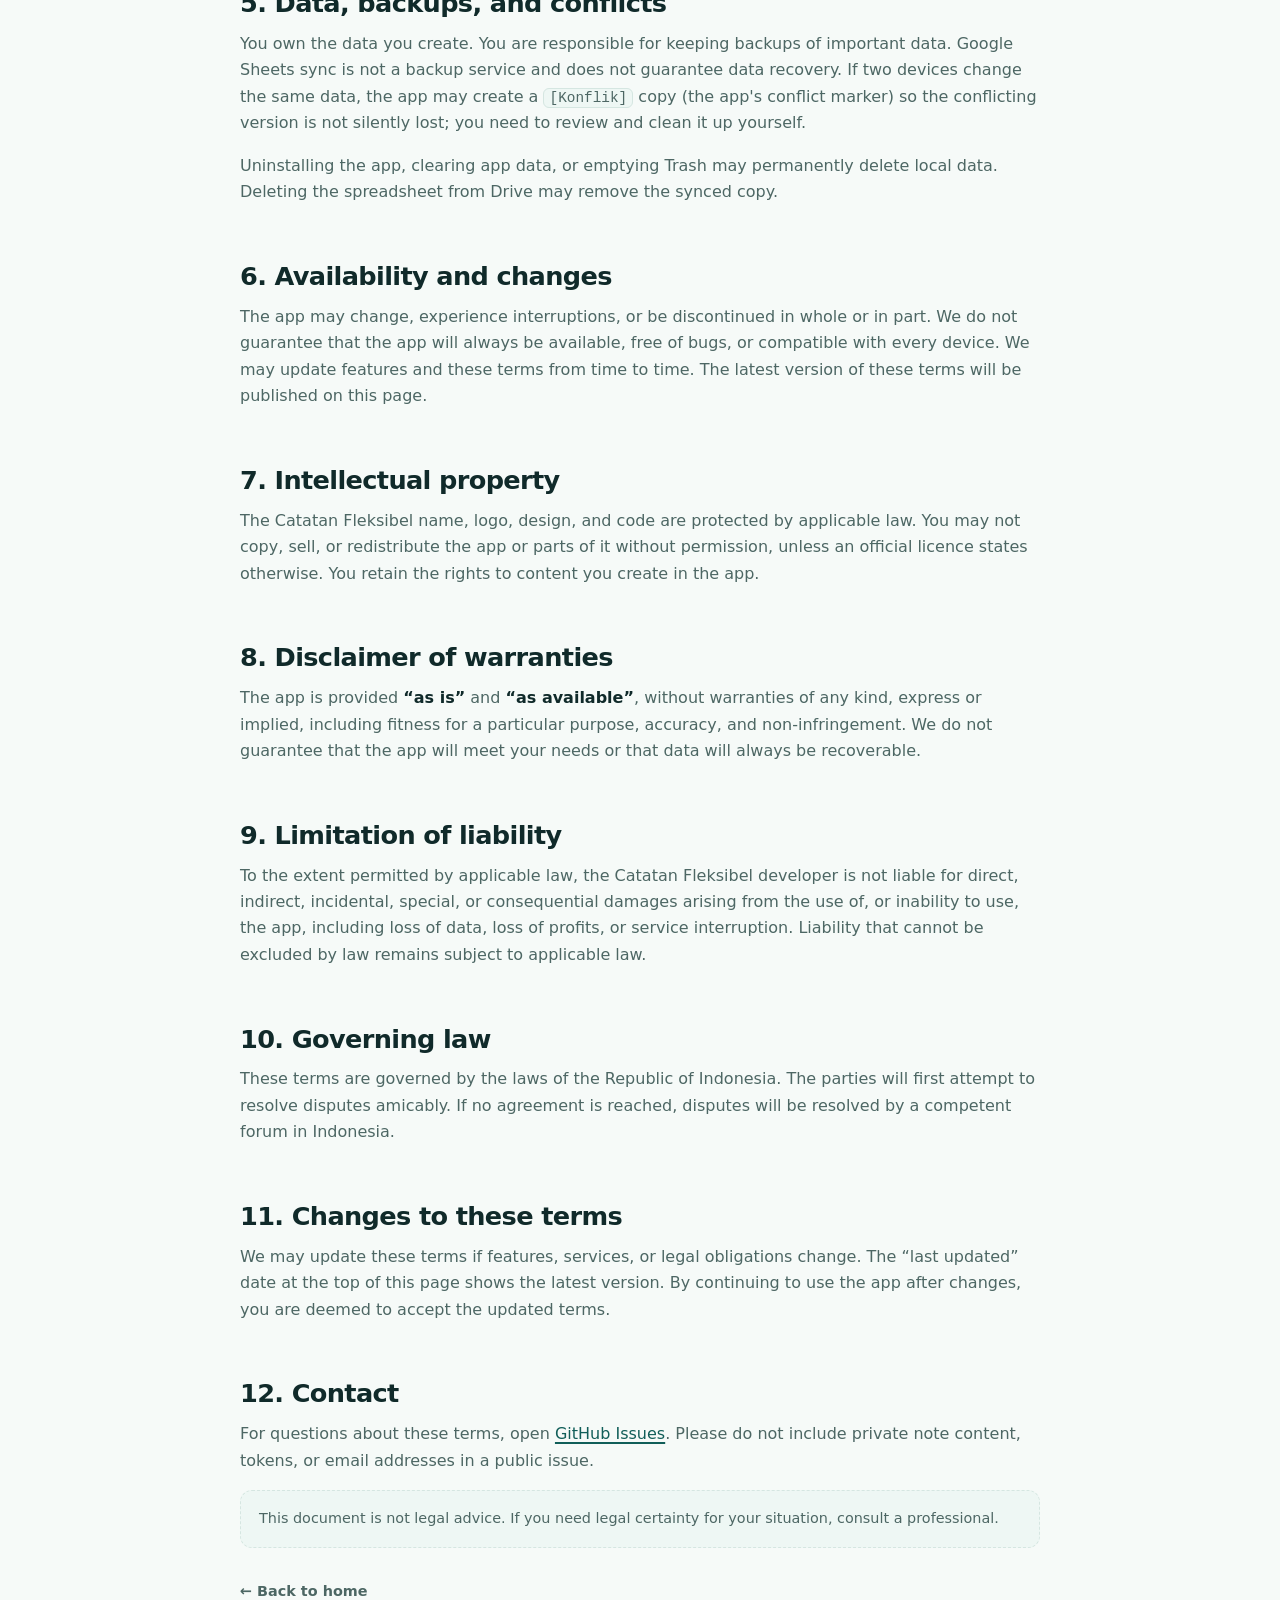
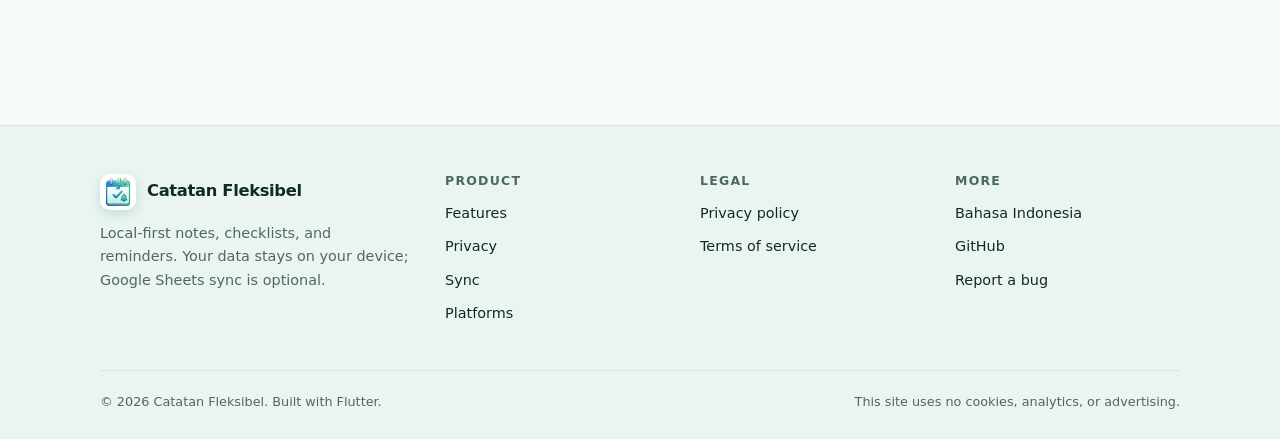
<file: en/terms/index.html>
<!doctype html>
<html lang="en">
<head>
  <meta charset="utf-8">
  <meta name="viewport" content="width=device-width, initial-scale=1">
  <title>Terms of Service — Catatan Fleksibel</title>
  <meta name="description" content="Catatan Fleksibel terms of service: local-first app usage, optional Google Sheets sync, user data and backups.">
  <link rel="canonical" href="https://rowzend.github.io/en/terms/">
  <link rel="alternate" hreflang="id" href="https://rowzend.github.io/terms/">
  <link rel="alternate" hreflang="en" href="https://rowzend.github.io/en/terms/">
  <link rel="alternate" hreflang="x-default" href="https://rowzend.github.io/terms/">
  <meta property="og:type" content="website">
  <meta property="og:site_name" content="Catatan Fleksibel">
  <meta property="og:title" content="Terms of Service — Catatan Fleksibel">
  <meta property="og:description" content="Terms for using Catatan Fleksibel and its optional Google Sheets sync.">
  <meta property="og:url" content="https://rowzend.github.io/en/terms/">
  <meta property="og:image" content="https://rowzend.github.io/assets/og-image-en.png">
  <meta name="theme-color" content="#0f766e" media="(prefers-color-scheme: light)">
  <meta name="theme-color" content="#081917" media="(prefers-color-scheme: dark)">
  <link rel="icon" href="/assets/favicon.png" type="image/png">
  <link rel="apple-touch-icon" href="/assets/apple-touch-icon.png">
  <link rel="stylesheet" href="/assets/style.css">
</head>
<body>
  <a class="skip-link" href="#main">Skip to content</a>

  <header class="site-header">
    <div class="wrap header-inner">
      <a class="brand" href="/en/" aria-label="Catatan Fleksibel — home">
        <img src="/assets/favicon.png" alt="" width="36" height="36">
        <span>Catatan Fleksibel</span>
      </a>
      <nav class="site-nav" aria-label="Main navigation">
        <a href="/en/#features">Features</a>
        <a href="/en/#privacy">Privacy</a>
        <a href="/en/#sync">Sync</a>
        <a href="/en/privacy/">Privacy policy</a>
        <a href="/en/terms/" aria-current="page">Terms</a>
        <a class="nav-cta" href="/terms/" lang="id" hreflang="id">Bahasa Indonesia</a>
      </nav>
    </div>
  </header>

  <main id="main">
    <div class="wrap legal-hero">
      <p class="eyebrow">Legal</p>
      <h1>Catatan Fleksibel Terms of Service</h1>
      <p class="legal-meta">Last updated: 12 November 2026</p>
      <a class="back-link" href="/en/">← Back to home</a>
    </div>

    <article class="wrap legal">
      <div class="summary">
        <p><strong>In short:</strong> Catatan Fleksibel is provided as is. You are responsible for your data and backups. Sync uses your own Google account and Drive. Read the full terms below before using the app.</p>
      </div>

      <h2>1. Acceptance of terms</h2>
      <p>By downloading, installing, or using <strong>Catatan Fleksibel</strong> (“the app”), you agree to be bound by these terms. If you do not agree, do not use the app.</p>

      <h2>2. Description of the service</h2>
      <p>Catatan Fleksibel is a local-first notes, checklist, and reminder app. Core features run on your device without an account or internet connection. Google Sheets sync is optional and only activates after you connect a Google account and grant permission.</p>
      <p>The app is still in development. Features, design, and platform availability may change before a stable release.</p>

      <h2>3. Google account and Google Drive</h2>
      <p>If you use sync, you are responsible for the Google account you use and for complying with Google's terms of service. The app requests the scope <code>https://www.googleapis.com/auth/drive.file</code> and can only access files it creates or opens. You can revoke access at any time through your Google account settings or the app.</p>
      <p>The <strong>Catatan Fleksibel - Data</strong> spreadsheet is created in your Drive. You control that file, including who may access it and when it is deleted.</p>

      <h2>4. Permitted use</h2>
      <p>You agree not to:</p>
      <ul>
        <li>Use the app to violate the law or the rights of others.</li>
        <li>Attempt to access another person's Google data without permission.</li>
        <li>Bypass, damage, or interfere with the security of the app or Google services.</li>
        <li>Use the app to distribute malware, spam, or harmful content.</li>
        <li>Claim that the app or these documents were created by someone else.</li>
      </ul>

      <h2>5. Data, backups, and conflicts</h2>
      <p>You own the data you create. You are responsible for keeping backups of important data. Google Sheets sync is not a backup service and does not guarantee data recovery. If two devices change the same data, the app may create a <code>[Konflik]</code> copy (the app's conflict marker) so the conflicting version is not silently lost; you need to review and clean it up yourself.</p>
      <p>Uninstalling the app, clearing app data, or emptying Trash may permanently delete local data. Deleting the spreadsheet from Drive may remove the synced copy.</p>

      <h2>6. Availability and changes</h2>
      <p>The app may change, experience interruptions, or be discontinued in whole or in part. We do not guarantee that the app will always be available, free of bugs, or compatible with every device. We may update features and these terms from time to time. The latest version of these terms will be published on this page.</p>

      <h2>7. Intellectual property</h2>
      <p>The Catatan Fleksibel name, logo, design, and code are protected by applicable law. You may not copy, sell, or redistribute the app or parts of it without permission, unless an official licence states otherwise. You retain the rights to content you create in the app.</p>

      <h2>8. Disclaimer of warranties</h2>
      <p>The app is provided <strong>“as is”</strong> and <strong>“as available”</strong>, without warranties of any kind, express or implied, including fitness for a particular purpose, accuracy, and non-infringement. We do not guarantee that the app will meet your needs or that data will always be recoverable.</p>

      <h2>9. Limitation of liability</h2>
      <p>To the extent permitted by applicable law, the Catatan Fleksibel developer is not liable for direct, indirect, incidental, special, or consequential damages arising from the use of, or inability to use, the app, including loss of data, loss of profits, or service interruption. Liability that cannot be excluded by law remains subject to applicable law.</p>

      <h2>10. Governing law</h2>
      <p>These terms are governed by the laws of the Republic of Indonesia. The parties will first attempt to resolve disputes amicably. If no agreement is reached, disputes will be resolved by a competent forum in Indonesia.</p>

      <h2>11. Changes to these terms</h2>
      <p>We may update these terms if features, services, or legal obligations change. The “last updated” date at the top of this page shows the latest version. By continuing to use the app after changes, you are deemed to accept the updated terms.</p>

      <h2>12. Contact</h2>
      <p>For questions about these terms, open <a href="https://github.com/rowzend/rowzend.github.io/issues" rel="noopener noreferrer">GitHub Issues</a>. Please do not include private note content, tokens, or email addresses in a public issue.</p>
      <p class="note">This document is not legal advice. If you need legal certainty for your situation, consult a professional.</p>

      <a class="back-link" href="/en/">← Back to home</a>
    </article>
  </main>

  <footer class="site-footer">
    <div class="wrap">
      <div class="footer-grid">
        <div class="footer-brand">
          <a class="brand" href="/en/" aria-label="Catatan Fleksibel — home">
            <img src="/assets/favicon.png" alt="" width="36" height="36">
            <span>Catatan Fleksibel</span>
          </a>
          <p>Local-first notes, checklists, and reminders. Your data stays on your device; Google Sheets sync is optional.</p>
        </div>
        <div class="footer-col">
          <h2>Product</h2>
          <ul>
            <li><a href="/en/#features">Features</a></li>
            <li><a href="/en/#privacy">Privacy</a></li>
            <li><a href="/en/#sync">Sync</a></li>
            <li><a href="/en/#platform-title">Platforms</a></li>
          </ul>
        </div>
        <div class="footer-col">
          <h2>Legal</h2>
          <ul>
            <li><a href="/en/privacy/">Privacy policy</a></li>
            <li><a href="/en/terms/">Terms of service</a></li>
          </ul>
        </div>
        <div class="footer-col">
          <h2>More</h2>
          <ul>
            <li><a href="/terms/" lang="id" hreflang="id">Bahasa Indonesia</a></li>
            <li><a href="https://github.com/rowzend/rowzend.github.io" rel="noopener noreferrer">GitHub</a></li>
            <li><a href="https://github.com/rowzend/rowzend.github.io/issues" rel="noopener noreferrer">Report a bug</a></li>
          </ul>
        </div>
      </div>
      <div class="footer-bottom">
        <p>© 2026 Catatan Fleksibel. Built with Flutter.</p>
        <p>This site uses no cookies, analytics, or advertising.</p>
      </div>
    </div>
  </footer>
</body>
</html>
</file>
<file: assets/style.css>
/* Catatan Fleksibel — situs resmi
   Tanpa font eksternal, tanpa script, tanpa analytics. */

:root {
  color-scheme: light dark;
  --bg: #f6faf8;
  --bg-soft: #eaf5f1;
  --surface: #ffffff;
  --surface-2: #eef7f4;
  --text: #102a2a;
  --muted: #4d6764;
  --border: #d5e6e1;
  --brand: #0f766e;
  --brand-strong: #115e59;
  --brand-soft: #ccfbf1;
  --brand-ink: #064e4a;
  --accent: #0369a1;
  --accent-soft: #e0f2fe;
  --shadow: 0 18px 50px rgba(15, 118, 110, 0.12);
  --shadow-sm: 0 8px 24px rgba(15, 118, 110, 0.08);
  --radius: 20px;
  --radius-sm: 12px;
  --max: 1080px;
  --header-h: 72px;
}

@media (prefers-color-scheme: dark) {
  :root {
    --bg: #081917;
    --bg-soft: #0d2421;
    --surface: #0f2b27;
    --surface-2: #12332e;
    --text: #e6f4f1;
    --muted: #a7c4be;
    --border: #21443e;
    --brand: #5eead4;
    --brand-strong: #99f6e4;
    --brand-soft: #134e4a;
    --brand-ink: #ccfbf1;
    --accent: #7dd3fc;
    --accent-soft: #0c4a6e;
    --shadow: 0 18px 50px rgba(0, 0, 0, 0.35);
    --shadow-sm: 0 8px 24px rgba(0, 0, 0, 0.25);
  }
}

*,
*::before,
*::after {
  box-sizing: border-box;
}

html {
  scroll-behavior: smooth;
}

@media (prefers-reduced-motion: reduce) {
  html {
    scroll-behavior: auto;
  }

  *,
  *::before,
  *::after {
    animation-duration: 0.01ms !important;
    animation-iteration-count: 1 !important;
    transition-duration: 0.01ms !important;
  }
}

body {
  margin: 0;
  background:
    radial-gradient(900px 500px at 8% -10%, var(--bg-soft), transparent 70%),
    radial-gradient(800px 500px at 100% 0%, var(--surface-2), transparent 65%),
    var(--bg);
  color: var(--text);
  font-family: ui-sans-serif, system-ui, -apple-system, BlinkMacSystemFont,
    "Segoe UI", Roboto, "Helvetica Neue", Arial, "Noto Sans", sans-serif;
  font-size: 16px;
  line-height: 1.65;
  -webkit-font-smoothing: antialiased;
  text-rendering: optimizeLegibility;
}

img {
  max-width: 100%;
  height: auto;
}

a {
  color: var(--brand-strong);
  text-decoration-thickness: 1.5px;
  text-underline-offset: 3px;
}

a:hover {
  color: var(--brand);
}

:focus-visible {
  outline: 3px solid var(--accent);
  outline-offset: 3px;
  border-radius: 4px;
}

h1,
h2,
h3 {
  line-height: 1.14;
  letter-spacing: -0.025em;
  margin: 0 0 0.5em;
  text-wrap: balance;
}

h1 {
  font-size: clamp(2.35rem, 5.4vw, 4.15rem);
  letter-spacing: -0.045em;
}

h2 {
  font-size: clamp(1.65rem, 3.2vw, 2.5rem);
}

h3 {
  font-size: 1.12rem;
  letter-spacing: -0.01em;
}

p {
  margin: 0 0 1em;
}

ul,
ol {
  margin: 0 0 1.1em;
  padding-left: 1.35em;
}

li {
  margin-bottom: 0.45em;
}

strong {
  font-weight: 700;
}

code {
  font-family: ui-monospace, SFMono-Regular, Menlo, Consolas, monospace;
  font-size: 0.9em;
  background: var(--surface-2);
  border: 1px solid var(--border);
  border-radius: 6px;
  padding: 0.08em 0.35em;
  overflow-wrap: anywhere;
}

.wrap {
  width: min(var(--max), calc(100% - 48px));
  margin-inline: auto;
}

.skip-link {
  position: absolute;
  left: 16px;
  top: -80px;
  z-index: 100;
  background: var(--surface);
  color: var(--text);
  padding: 12px 18px;
  border: 1px solid var(--border);
  border-radius: 999px;
  box-shadow: var(--shadow-sm);
}

.skip-link:focus {
  top: 16px;
}

.visually-hidden {
  position: absolute;
  width: 1px;
  height: 1px;
  padding: 0;
  margin: -1px;
  overflow: hidden;
  clip: rect(0, 0, 0, 0);
  white-space: nowrap;
  border: 0;
}

/* Header */

.site-header {
  position: sticky;
  top: 0;
  z-index: 20;
  min-height: var(--header-h);
  background: rgba(246, 250, 248, 0.86);
  border-bottom: 1px solid var(--border);
  backdrop-filter: blur(14px);
  -webkit-backdrop-filter: blur(14px);
}

@media (prefers-color-scheme: dark) {
  .site-header {
    background: rgba(8, 25, 23, 0.86);
  }
}

.header-inner {
  min-height: var(--header-h);
  display: flex;
  align-items: center;
  justify-content: space-between;
  gap: 18px;
}

.brand {
  display: inline-flex;
  align-items: center;
  gap: 11px;
  color: var(--text);
  text-decoration: none;
  font-weight: 750;
  letter-spacing: -0.02em;
  flex: 0 0 auto;
}

.brand img {
  width: 36px;
  height: 36px;
  border-radius: 10px;
  box-shadow: 0 4px 12px rgba(15, 118, 110, 0.18);
}

.brand span {
  font-size: 1.02rem;
}

.site-nav {
  display: flex;
  align-items: center;
  flex-wrap: wrap;
  justify-content: flex-end;
  gap: 4px 6px;
}

.site-nav a {
  color: var(--muted);
  text-decoration: none;
  font-size: 0.93rem;
  font-weight: 600;
  padding: 9px 11px;
  border-radius: 999px;
}

.site-nav a:hover,
.site-nav a[aria-current="page"] {
  color: var(--brand-strong);
  background: var(--surface-2);
}

.site-nav .nav-cta {
  color: var(--surface);
  background: var(--brand-strong);
  padding-inline: 15px;
}

.site-nav .nav-cta:hover {
  color: var(--surface);
  background: var(--brand);
}

@media (prefers-color-scheme: dark) {
  .site-nav .nav-cta {
    color: #06201d;
    background: var(--brand);
  }

  .site-nav .nav-cta:hover {
    color: #06201d;
    background: var(--brand-strong);
  }
}

/* Buttons */

.button {
  display: inline-flex;
  align-items: center;
  justify-content: center;
  gap: 9px;
  min-height: 48px;
  padding: 12px 22px;
  border-radius: 999px;
  border: 1px solid transparent;
  font: inherit;
  font-weight: 700;
  font-size: 0.98rem;
  line-height: 1.2;
  text-decoration: none;
  cursor: pointer;
  transition: transform 160ms ease, background 160ms ease,
    border-color 160ms ease, box-shadow 160ms ease;
}

.button:hover {
  transform: translateY(-1px);
}

.button-primary {
  color: #ffffff;
  background: var(--brand-strong);
  box-shadow: 0 10px 24px rgba(15, 118, 110, 0.25);
}

.button-primary:hover {
  color: #ffffff;
  background: var(--brand);
}

.button-secondary {
  color: var(--text);
  background: var(--surface);
  border-color: var(--border);
  box-shadow: var(--shadow-sm);
}

.button-secondary:hover {
  color: var(--text);
  border-color: var(--brand);
}

@media (prefers-color-scheme: dark) {
  .button-primary {
    color: #06201d;
    background: var(--brand);
  }

  .button-primary:hover {
    color: #06201d;
    background: var(--brand-strong);
  }
}

/* Hero */

.hero {
  display: grid;
  grid-template-columns: minmax(0, 1.12fr) minmax(280px, 0.88fr);
  align-items: center;
  gap: clamp(32px, 6vw, 76px);
  padding: clamp(48px, 8vw, 96px) 0 clamp(44px, 7vw, 82px);
}

.eyebrow {
  display: inline-flex;
  align-items: center;
  gap: 8px;
  margin: 0 0 18px;
  color: var(--brand-strong);
  font-size: 0.78rem;
  font-weight: 800;
  letter-spacing: 0.12em;
  text-transform: uppercase;
}

.eyebrow::before {
  content: "";
  width: 8px;
  height: 8px;
  border-radius: 50%;
  background: var(--brand);
  box-shadow: 0 0 0 5px var(--brand-soft);
}

.lede {
  font-size: clamp(1.05rem, 2vw, 1.22rem);
  color: var(--muted);
  max-width: 62ch;
}

.hero .actions {
  display: flex;
  flex-wrap: wrap;
  gap: 12px;
  margin-top: 28px;
}

.pill-row {
  display: flex;
  flex-wrap: wrap;
  gap: 8px;
  margin: 24px 0 0;
  padding: 0;
  list-style: none;
}

.pill {
  display: inline-flex;
  align-items: center;
  gap: 7px;
  padding: 7px 12px;
  border: 1px solid var(--border);
  border-radius: 999px;
  background: var(--surface);
  color: var(--muted);
  font-size: 0.82rem;
  font-weight: 650;
}

.pill::before {
  content: "";
  width: 7px;
  height: 7px;
  border-radius: 50%;
  background: var(--brand);
}

.hero-art {
  position: relative;
  display: grid;
  place-items: center;
  min-height: 340px;
}

.logo-card {
  position: relative;
  display: grid;
  place-items: center;
  width: min(100%, 370px);
  padding: 34px 28px 28px;
  border: 1px solid rgba(255, 255, 255, 0.55);
  border-radius: 34px;
  background:
    linear-gradient(145deg, rgba(204, 251, 241, 0.92), rgba(224, 242, 254, 0.75)),
    var(--surface);
  box-shadow: var(--shadow);
  transform: rotate(1.5deg);
}

@media (prefers-color-scheme: dark) {
  .logo-card {
    border-color: var(--border);
    background:
      linear-gradient(145deg, rgba(19, 78, 74, 0.92), rgba(12, 74, 110, 0.55)),
      var(--surface);
  }
}

.logo-card img {
  width: min(100%, 250px);
  filter: drop-shadow(0 16px 24px rgba(15, 118, 110, 0.18));
}

.logo-card-caption {
  margin: 18px 0 0;
  padding: 7px 14px;
  border-radius: 999px;
  background: rgba(255, 255, 255, 0.72);
  color: var(--brand-ink);
  font-size: 0.78rem;
  font-weight: 750;
  letter-spacing: 0.02em;
}

@media (prefers-color-scheme: dark) {
  .logo-card-caption {
    background: rgba(8, 25, 23, 0.55);
    color: var(--brand-ink);
  }
}

.float-note {
  position: absolute;
  max-width: 210px;
  padding: 12px 15px;
  border: 1px solid var(--border);
  border-radius: 16px;
  background: var(--surface);
  box-shadow: var(--shadow-sm);
  color: var(--muted);
  font-size: 0.78rem;
  font-weight: 600;
  line-height: 1.45;
}

.float-note strong {
  display: block;
  color: var(--text);
  font-size: 0.82rem;
}

.float-note-a {
  left: -8px;
  top: 28px;
  transform: rotate(-2deg);
}

.float-note-b {
  right: -6px;
  bottom: 18px;
  transform: rotate(2deg);
}

@media (max-width: 980px) {
  .float-note {
    display: none;
  }
}

/* Sections */

.section {
  padding: clamp(48px, 7vw, 78px) 0;
  scroll-margin-top: calc(var(--header-h) + 18px);
}

.section-tight {
  padding: clamp(36px, 5vw, 56px) 0;
}

.section-alt {
  background: linear-gradient(180deg, transparent, var(--surface-2) 18%, var(--surface-2) 82%, transparent);
}

.section-head {
  max-width: 760px;
  margin-bottom: clamp(24px, 4vw, 40px);
}

.section-head p {
  color: var(--muted);
  font-size: 1.04rem;
  margin-bottom: 0;
}

.feature-grid {
  display: grid;
  grid-template-columns: repeat(3, minmax(0, 1fr));
  gap: 16px;
}

.feature {
  padding: 24px;
  border: 1px solid var(--border);
  border-radius: var(--radius);
  background: var(--surface);
  box-shadow: 0 1px 0 rgba(255, 255, 255, 0.6) inset;
}

.feature h3 {
  margin-bottom: 8px;
}

.feature p {
  margin: 0;
  color: var(--muted);
  font-size: 0.94rem;
}

.icon-badge {
  display: grid;
  place-items: center;
  width: 42px;
  height: 42px;
  margin-bottom: 18px;
  border-radius: 12px;
  background: var(--brand-soft);
  color: var(--brand-ink);
}

@media (prefers-color-scheme: dark) {
  .icon-badge {
    color: var(--brand-ink);
  }
}

.icon-badge svg {
  width: 22px;
  height: 22px;
  fill: none;
  stroke: currentColor;
  stroke-width: 1.8;
  stroke-linecap: round;
  stroke-linejoin: round;
}

.split {
  display: grid;
  grid-template-columns: minmax(0, 1fr) minmax(0, 1fr);
  gap: clamp(24px, 4vw, 48px);
  align-items: start;
}

.split h2 {
  margin-bottom: 16px;
}

.split p {
  color: var(--muted);
}

.callout {
  padding: 26px;
  border: 1px solid var(--border);
  border-left: 5px solid var(--brand);
  border-radius: var(--radius-sm);
  background: var(--surface);
  box-shadow: var(--shadow-sm);
}

.callout h3 {
  margin-bottom: 8px;
}

.callout p:last-child {
  margin-bottom: 0;
}

.check-list {
  margin: 22px 0 0;
  padding: 0;
  list-style: none;
}

.check-list li {
  position: relative;
  padding-left: 31px;
  margin-bottom: 12px;
  color: var(--muted);
}

.check-list li::before {
  content: "";
  position: absolute;
  left: 0;
  top: 0.28em;
  width: 19px;
  height: 19px;
  border-radius: 50%;
  background: var(--brand-soft)
    url("data:image/svg+xml,%3Csvg xmlns='http://www.w3.org/2000/svg' viewBox='0 0 24 24' fill='none' stroke='%230f766e' stroke-width='3' stroke-linecap='round' stroke-linejoin='round'%3E%3Cpath d='M20 6 9 17l-5-5'/%3E%3C/svg%3E")
    center / 13px 13px no-repeat;
}

.steps {
  display: grid;
  gap: 14px;
  margin: 26px 0 0;
  padding: 0;
  list-style: none;
  counter-reset: step;
}

.steps li {
  position: relative;
  counter-increment: step;
  padding: 18px 20px 18px 62px;
  border: 1px solid var(--border);
  border-radius: var(--radius-sm);
  background: var(--surface);
  color: var(--muted);
}

.steps li::before {
  content: counter(step);
  position: absolute;
  left: 18px;
  top: 17px;
  display: grid;
  place-items: center;
  width: 29px;
  height: 29px;
  border-radius: 50%;
  background: var(--brand-soft);
  color: var(--brand-ink);
  font-weight: 800;
  font-size: 0.86rem;
}

.steps strong {
  color: var(--text);
}

.platform-grid {
  display: grid;
  grid-template-columns: repeat(3, minmax(0, 1fr));
  gap: 14px;
}

.platform {
  padding: 22px;
  border: 1px solid var(--border);
  border-radius: var(--radius);
  background: var(--surface);
}

.platform .platform-name {
  display: flex;
  align-items: center;
  gap: 10px;
  margin-bottom: 8px;
  font-weight: 750;
}

.platform .platform-name svg {
  width: 20px;
  height: 20px;
  fill: none;
  stroke: currentColor;
  stroke-width: 1.8;
  stroke-linecap: round;
  stroke-linejoin: round;
  color: var(--brand);
}

.platform p {
  margin: 0;
  color: var(--muted);
  font-size: 0.9rem;
}

.status {
  display: inline-block;
  margin-bottom: 9px;
  padding: 3px 9px;
  border-radius: 999px;
  background: var(--brand-soft);
  color: var(--brand-ink);
  font-size: 0.72rem;
  font-weight: 800;
  letter-spacing: 0.04em;
  text-transform: uppercase;
}

.status-next {
  background: var(--accent-soft);
  color: var(--accent);
}

/* FAQ */

.faq {
  display: grid;
  gap: 10px;
  max-width: 860px;
}

.faq details {
  border: 1px solid var(--border);
  border-radius: var(--radius-sm);
  background: var(--surface);
  padding: 0 20px;
}

.faq summary {
  cursor: pointer;
  padding: 18px 0;
  font-weight: 700;
  list-style: none;
  display: flex;
  align-items: center;
  justify-content: space-between;
  gap: 18px;
}

.faq summary::-webkit-details-marker {
  display: none;
}

.faq summary::after {
  content: "+";
  color: var(--brand-strong);
  font-size: 1.35rem;
  font-weight: 500;
  line-height: 1;
}

.faq details[open] summary::after {
  content: "−";
}

.faq details p {
  margin: 0 0 19px;
  color: var(--muted);
  font-size: 0.95rem;
}

/* Footer */

.site-footer {
  margin-top: 24px;
  padding: 48px 0 28px;
  border-top: 1px solid var(--border);
  background: var(--bg-soft);
}

.footer-grid {
  display: grid;
  grid-template-columns: 1.4fr repeat(3, minmax(0, 1fr));
  gap: 30px;
}

.footer-brand .brand {
  margin-bottom: 12px;
}

.footer-brand p {
  max-width: 34ch;
  color: var(--muted);
  font-size: 0.9rem;
}

.footer-col h2 {
  margin: 0 0 12px;
  font-size: 0.78rem;
  letter-spacing: 0.1em;
  text-transform: uppercase;
  color: var(--muted);
}

.footer-col ul {
  margin: 0;
  padding: 0;
  list-style: none;
}

.footer-col li {
  margin-bottom: 7px;
}

.footer-col a {
  color: var(--text);
  text-decoration: none;
  font-size: 0.9rem;
}

.footer-col a:hover {
  color: var(--brand-strong);
  text-decoration: underline;
}

.footer-bottom {
  display: flex;
  flex-wrap: wrap;
  justify-content: space-between;
  gap: 10px 24px;
  margin-top: 36px;
  padding-top: 20px;
  border-top: 1px solid var(--border);
  color: var(--muted);
  font-size: 0.8rem;
}

.footer-bottom p {
  margin: 0;
}

/* Legal pages */

.legal-hero {
  padding: clamp(42px, 6vw, 68px) 0 20px;
}

.legal-hero h1 {
  font-size: clamp(2rem, 4.5vw, 3.2rem);
  max-width: 18ch;
}

.legal-meta {
  margin: 16px 0 0;
  color: var(--muted);
  font-size: 0.9rem;
}

.legal {
  max-width: 800px;
  padding-bottom: clamp(56px, 8vw, 96px);
}

.legal .summary {
  margin: 24px 0 34px;
  padding: 22px 24px;
  border: 1px solid var(--border);
  border-left: 5px solid var(--brand);
  border-radius: var(--radius-sm);
  background: var(--surface);
  box-shadow: var(--shadow-sm);
}

.legal .summary p:last-child {
  margin-bottom: 0;
}

.legal h2 {
  margin-top: 2.2em;
  font-size: clamp(1.3rem, 2.4vw, 1.6rem);
}

.legal h3 {
  margin-top: 1.6em;
  font-size: 1.02rem;
}

.legal p,
.legal li {
  color: var(--muted);
}

.legal li strong,
.legal p strong {
  color: var(--text);
}

.legal .note {
  padding: 16px 18px;
  border: 1px dashed var(--border);
  border-radius: var(--radius-sm);
  background: var(--surface-2);
  font-size: 0.9rem;
}

.back-link {
  display: inline-flex;
  align-items: center;
  gap: 7px;
  margin-top: 18px;
  color: var(--muted);
  font-size: 0.9rem;
  font-weight: 650;
  text-decoration: none;
}

.back-link:hover {
  color: var(--brand-strong);
}

/* Responsive */

@media (max-width: 900px) {
  .hero {
    grid-template-columns: 1fr;
    text-align: left;
  }

  .hero-art {
    min-height: 0;
    order: -1;
  }

  .logo-card {
    width: min(100%, 330px);
    padding: 24px;
    transform: none;
  }

  .feature-grid {
    grid-template-columns: repeat(2, minmax(0, 1fr));
  }

  .footer-grid {
    grid-template-columns: 1.4fr 1fr 1fr;
  }

  .footer-brand {
    grid-column: 1 / -1;
  }
}

@media (max-width: 680px) {
  .wrap {
    width: min(var(--max), calc(100% - 32px));
  }

  .header-inner {
    flex-wrap: wrap;
    padding: 12px 0;
    gap: 8px;
  }

  .brand span {
    font-size: 0.96rem;
  }

  .site-nav {
    width: 100%;
    justify-content: flex-start;
    gap: 2px;
    overflow-x: auto;
    padding-bottom: 2px;
  }

  .site-nav a {
    padding: 7px 9px;
    font-size: 0.86rem;
    white-space: nowrap;
  }

  .feature-grid,
  .platform-grid,
  .split {
    grid-template-columns: 1fr;
  }

  .footer-grid {
    grid-template-columns: 1fr 1fr;
  }

  .footer-brand {
    grid-column: 1 / -1;
  }

  .footer-bottom {
    display: block;
  }

  .footer-bottom p + p {
    margin-top: 6px;
  }

  .hero .actions .button {
    width: 100%;
  }

  .legal .summary {
    padding: 18px;
  }
}

/* Print */

@media print {
  .site-header,
  .site-footer,
  .hero-art,
  .actions,
  .back-link {
    display: none !important;
  }

  body {
    background: #ffffff;
    color: #000000;
    font-size: 11pt;
  }

  .legal {
    max-width: none;
  }

  .legal p,
  .legal li {
    color: #000000;
  }

  a {
    color: #000000;
  }
}
</file>
